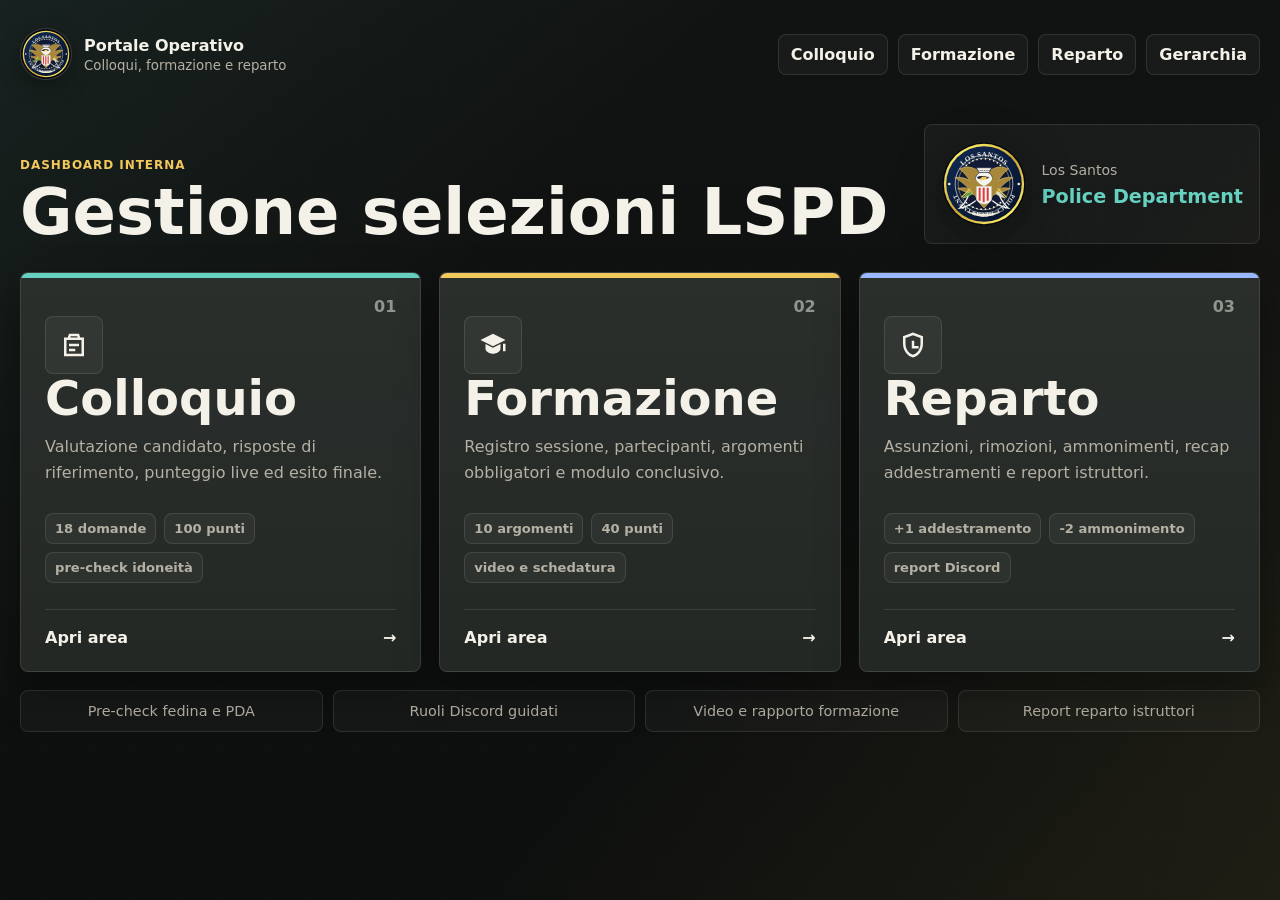
<file: index.html>
<!DOCTYPE html>
<html lang="it">
<head>
  <meta charset="UTF-8" />
  <meta name="viewport" content="width=device-width, initial-scale=1.0" />
  <title>Portale Operativo LSPD</title>
  <link rel="stylesheet" href="style.css" />
</head>
<body class="home-body">
  <main class="home-shell">
    <header class="home-topbar">
      <a class="brand-link" href="index.html" aria-label="Portale operativo LSPD">
        <span class="brand-mark">
          <img src="assets/lspd-stemma.svg" alt="" />
        </span>
        <span class="brand-copy">
          <strong>Portale Operativo</strong>
          <small>Colloqui, formazione e reparto</small>
        </span>
      </a>

      <nav class="home-nav" aria-label="Sezioni principali">
        <a href="colloquio.html">Colloquio</a>
        <a href="formazione.html">Formazione</a>
        <a href="istruttori.html">Reparto</a>
        <a href="gerarchia.html">Gerarchia</a>
      </nav>
    </header>

    <section class="home-hero" aria-labelledby="homeTitle">
      <div>
        <p class="eyebrow">Dashboard interna</p>
        <h1 id="homeTitle">Gestione selezioni LSPD</h1>
      </div>

      <div class="home-hero-panel home-crest-panel" aria-label="Stemma Los Santos Police Department">
        <img src="assets/lspd-stemma.svg" alt="Stemma Los Santos Police Department" />
        <div>
          <span>Los Santos</span>
          <strong>Police Department</strong>
        </div>
      </div>
    </section>

    <section class="home-grid" aria-label="Aree operative">
      <a href="colloquio.html" class="home-card home-card-primary">
        <span class="card-index">01</span>
        <span class="card-icon" aria-hidden="true">
          <svg viewBox="0 0 24 24">
            <path d="M8 3h8l1 3h3v15H4V6h3l1-3Zm1.4 2-.35 1h5.9l-.35-1H9.4ZM6 8v11h12V8H6Zm2 3h8v2H8v-2Zm0 4h5v2H8v-2Z"/>
          </svg>
        </span>

        <div class="home-card-copy">
          <h2>Colloquio</h2>
          <p>Valutazione candidato, risposte di riferimento, punteggio live ed esito finale.</p>
        </div>

        <ul class="card-meta" aria-label="Dettagli colloquio">
          <li>18 domande</li>
          <li>100 punti</li>
          <li>pre-check idoneità</li>
        </ul>

        <span class="card-action">
          Apri area
          <span aria-hidden="true">&rarr;</span>
        </span>
      </a>

      <a href="formazione.html" class="home-card home-card-secondary">
        <span class="card-index">02</span>
        <span class="card-icon" aria-hidden="true">
          <svg viewBox="0 0 24 24">
            <path d="M12 3 2 8l10 5 10-5-10-5Zm-6 8.2V15c0 2.2 3.3 4 6 4s6-1.8 6-4v-3.8l-6 3-6-3Zm14 .8v5h2v-6h-2Z"/>
          </svg>
        </span>

        <div class="home-card-copy">
          <h2>Formazione</h2>
          <p>Registro sessione, partecipanti, argomenti obbligatori e modulo conclusivo.</p>
        </div>

        <ul class="card-meta" aria-label="Dettagli formazione">
          <li>10 argomenti</li>
          <li>40 punti</li>
          <li>video e schedatura</li>
        </ul>

        <span class="card-action">
          Apri area
          <span aria-hidden="true">&rarr;</span>
        </span>
      </a>

      <a href="istruttori.html" class="home-card home-card-tertiary">
        <span class="card-index">03</span>
        <span class="card-icon" aria-hidden="true">
          <svg viewBox="0 0 24 24">
            <path d="M12 2 4 5v6c0 5.1 3.4 9.9 8 11 4.6-1.1 8-5.9 8-11V5l-8-3Zm0 2.2L18 6.4V11c0 4-2.4 7.8-6 8.8C8.4 18.8 6 15 6 11V6.4l6-2.2Zm-1 4.3h2v4.2h3.5v2H11V8.5Z"/>
          </svg>
        </span>

        <div class="home-card-copy">
          <h2>Reparto</h2>
          <p>Assunzioni, rimozioni, ammonimenti, recap addestramenti e report istruttori.</p>
        </div>

        <ul class="card-meta" aria-label="Dettagli reparto istruttori">
          <li>+1 addestramento</li>
          <li>-2 ammonimento</li>
          <li>report Discord</li>
        </ul>

        <span class="card-action">
          Apri area
          <span aria-hidden="true">&rarr;</span>
        </span>
      </a>
    </section>

    <section class="home-strip" aria-label="Funzioni principali">
      <span>Pre-check fedina e PDA</span>
      <span>Ruoli Discord guidati</span>
      <span>Video e rapporto formazione</span>
      <span>Report reparto istruttori</span>
    </section>
  </main>
</body>
</html>
</file>
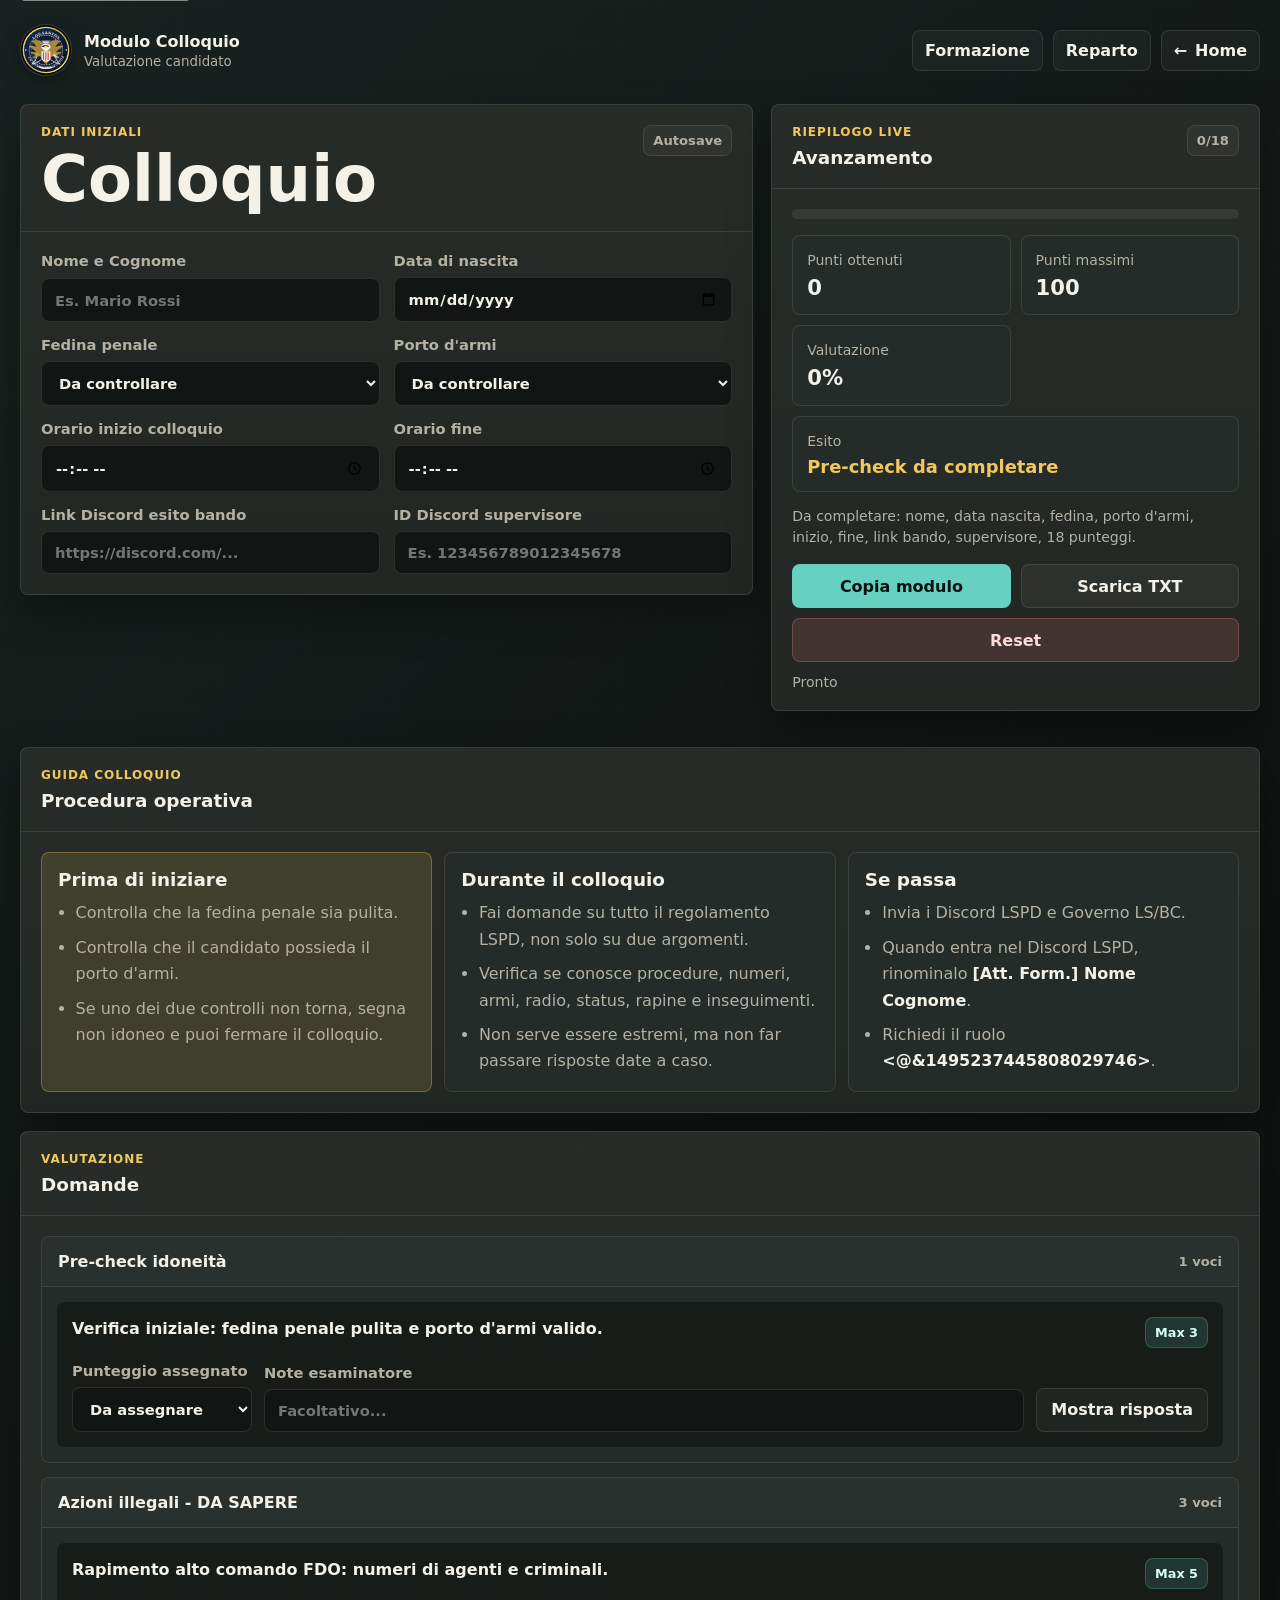
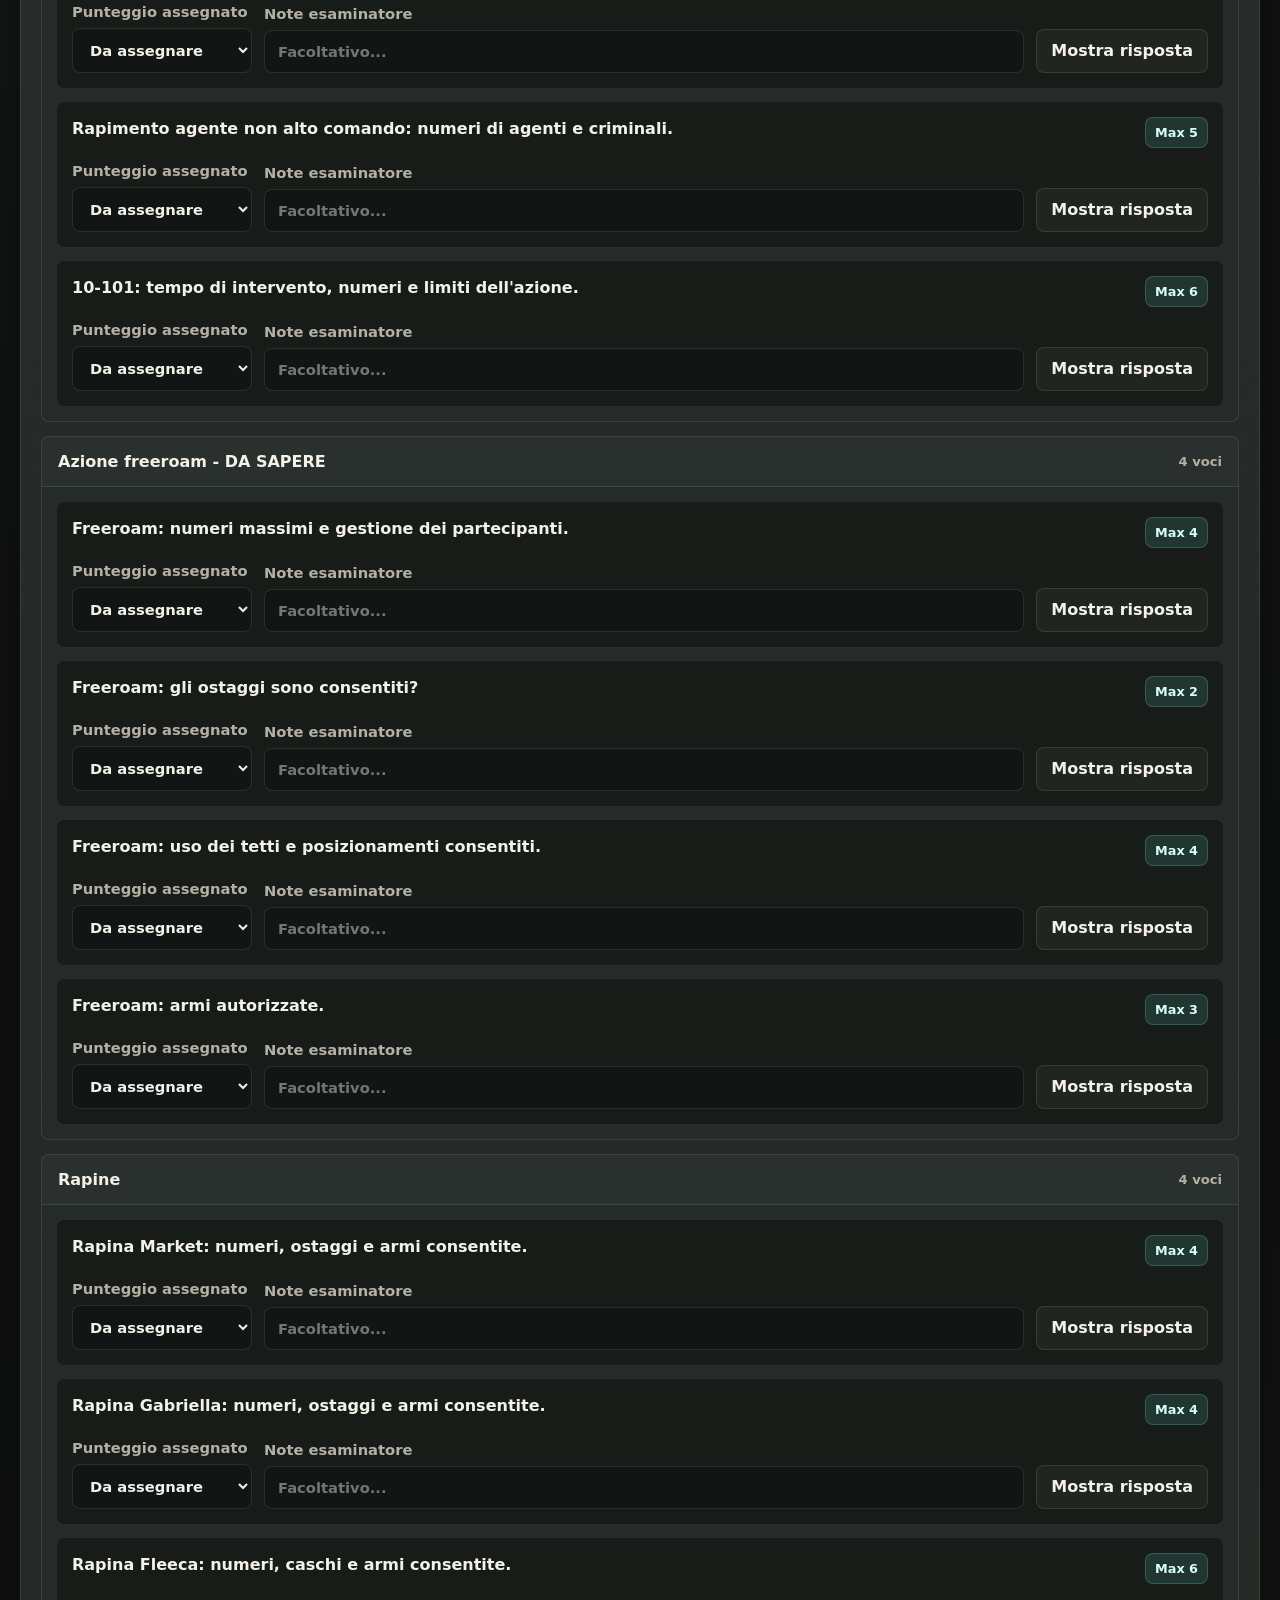
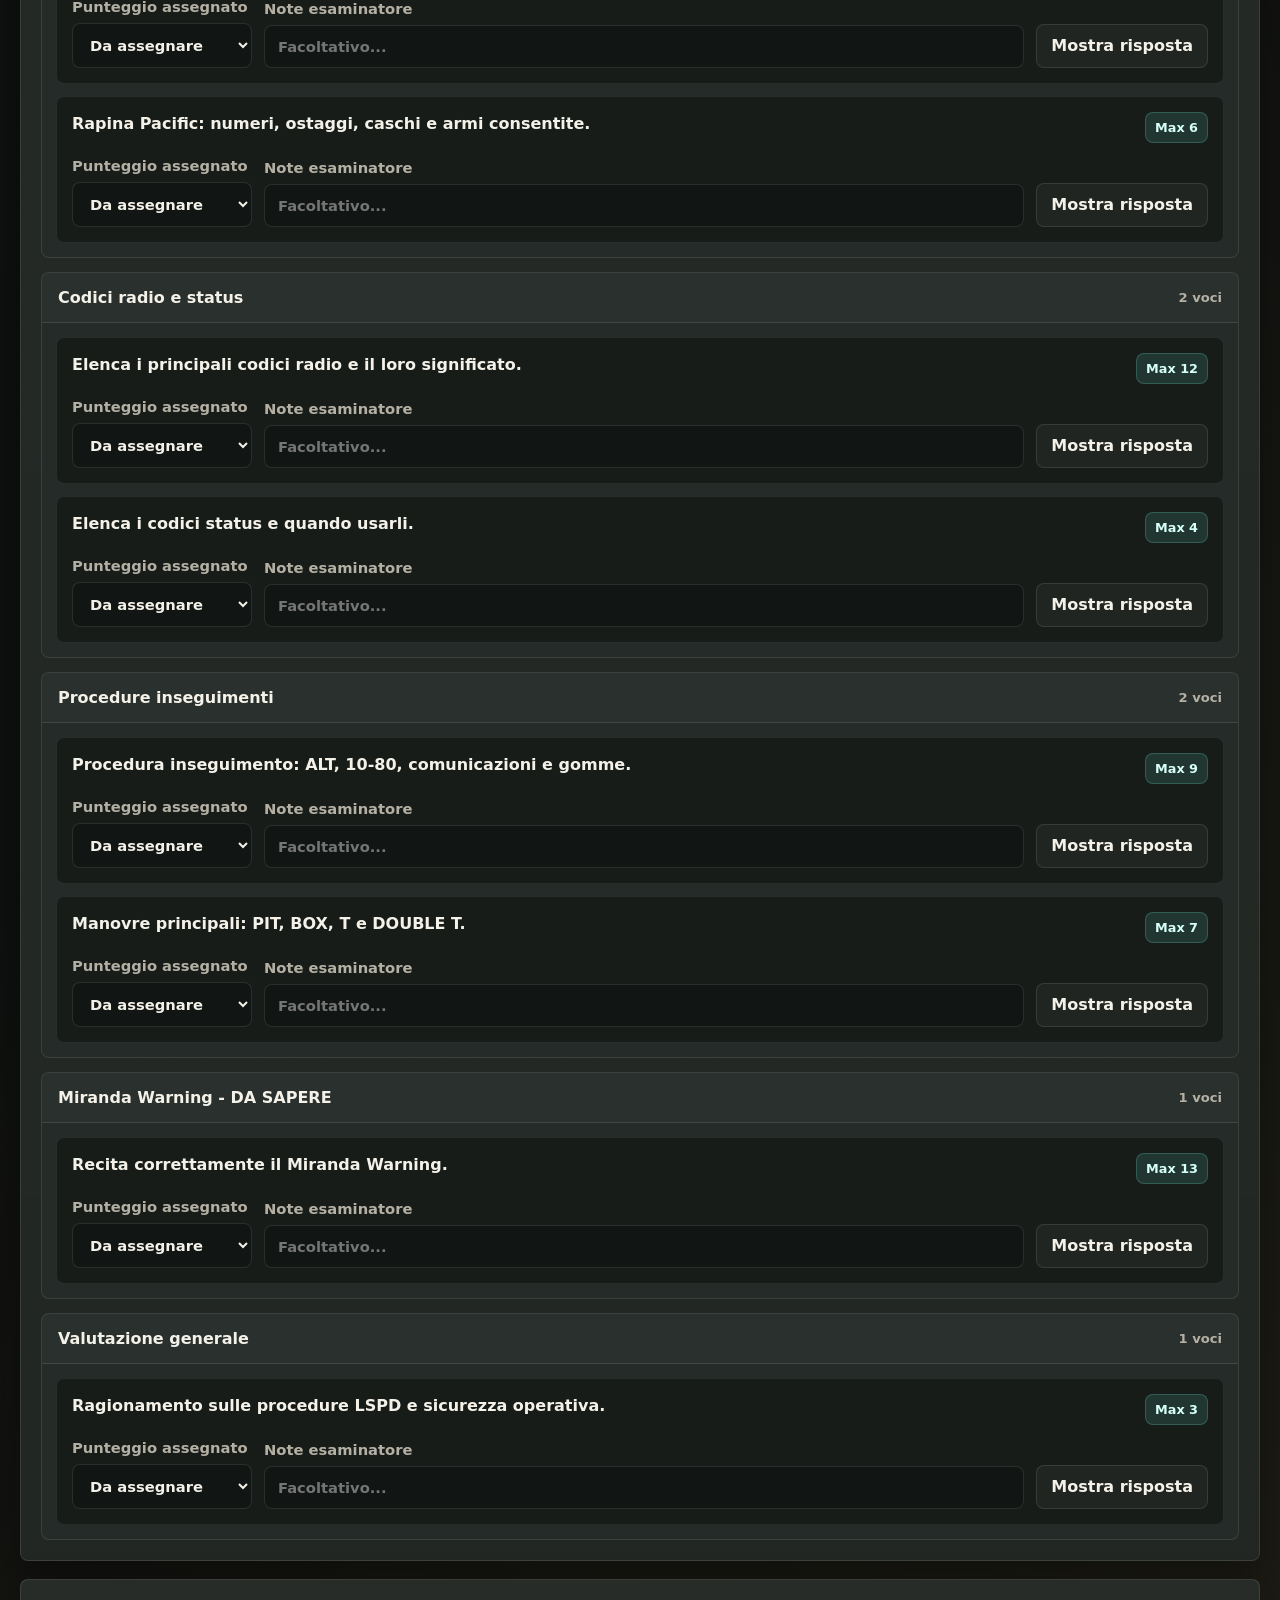
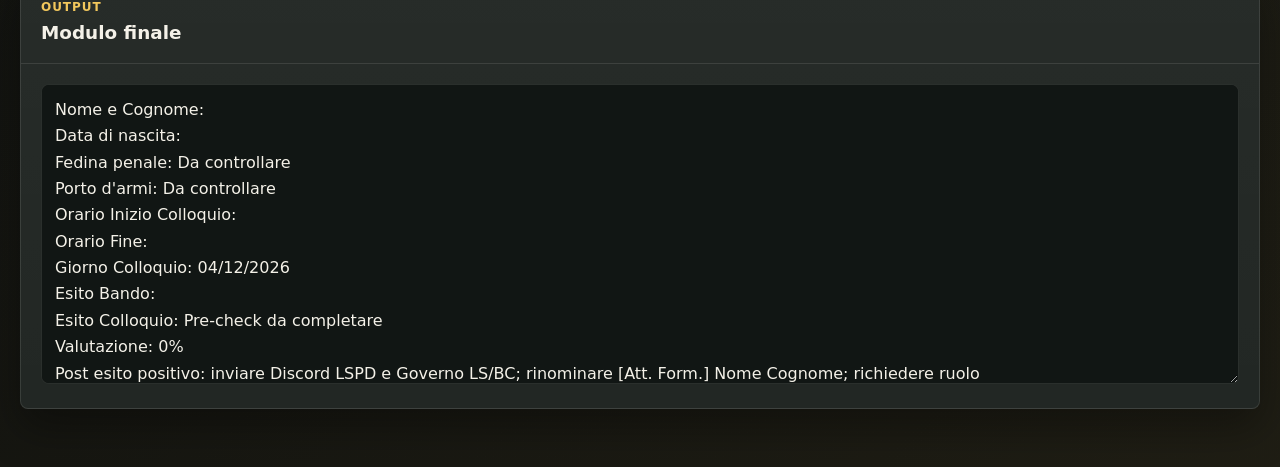
<file: colloquio.html>
<!DOCTYPE html>
<html lang="it">
<head>
  <meta charset="UTF-8" />
  <meta name="viewport" content="width=device-width, initial-scale=1.0" />
  <title>Modulo Colloquio - Portale LSPD</title>
  <link rel="stylesheet" href="style.css" />
</head>
<body class="app-body">
  <a class="skip-link" href="#questionsContainer">Vai alle domande</a>

  <div class="page-shell">
    <header class="topbar">
      <a class="brand-link" href="index.html" aria-label="Torna alla home">
        <span class="brand-mark">
          <img src="assets/lspd-stemma.svg" alt="" />
        </span>
        <span class="brand-copy">
          <strong>Modulo Colloquio</strong>
          <small>Valutazione candidato</small>
        </span>
      </a>

      <div class="topbar-actions">
        <a class="ghost-link" href="formazione.html">Formazione</a>
        <a class="ghost-link" href="istruttori.html">Reparto</a>
        <a class="ghost-link" href="index.html">
          <span aria-hidden="true">&larr;</span>
          Home
        </a>
      </div>
    </header>

    <main class="main-grid">
      <section class="panel">
        <div class="panel-header">
          <div>
            <p class="eyebrow">Dati iniziali</p>
            <h1>Colloquio</h1>
          </div>
          <span class="panel-badge">Autosave</span>
        </div>

        <div class="panel-body">
          <div class="form-grid cols-2">
            <label for="candidateName">
              Nome e Cognome
              <input type="text" id="candidateName" placeholder="Es. Mario Rossi" autocomplete="name" />
            </label>

            <label for="candidateDob">
              Data di nascita
              <input type="date" id="candidateDob" />
            </label>

            <label for="criminalRecordCheck">
              Fedina penale
              <select id="criminalRecordCheck">
                <option value="">Da controllare</option>
                <option value="clean">Pulita</option>
                <option value="not_clean">Non pulita</option>
              </select>
            </label>

            <label for="weaponLicenseCheck">
              Porto d'armi
              <select id="weaponLicenseCheck">
                <option value="">Da controllare</option>
                <option value="valid">Presente / valido</option>
                <option value="missing">Assente / non valido</option>
              </select>
            </label>

            <label for="startTime">
              Orario inizio colloquio
              <input type="time" id="startTime" />
            </label>

            <label for="endTime">
              Orario fine
              <input type="time" id="endTime" />
            </label>

            <label for="discordLink">
              Link Discord esito bando
              <input type="url" id="discordLink" placeholder="https://discord.com/..." inputmode="url" />
            </label>

            <label for="supervisorId">
              ID Discord supervisore
              <input type="text" id="supervisorId" placeholder="Es. 123456789012345678" inputmode="numeric" />
            </label>
          </div>
        </div>
      </section>

      <aside class="panel sticky-panel" aria-label="Riepilogo colloquio">
        <div class="panel-header">
          <div>
            <p class="eyebrow">Riepilogo live</p>
            <h2>Avanzamento</h2>
          </div>
          <span id="colloquioCompletionValue" class="panel-badge">0/18</span>
        </div>

        <div class="panel-body">
          <div class="progress-track" aria-hidden="true">
            <span id="colloquioProgressBar"></span>
          </div>

          <div class="stats-grid">
            <div class="stat-card">
              <span>Punti ottenuti</span>
              <strong id="earnedPoints">0</strong>
            </div>

            <div class="stat-card">
              <span>Punti massimi</span>
              <strong id="maxPoints">0</strong>
            </div>

            <div class="stat-card">
              <span>Valutazione</span>
              <strong id="percentageValue">0%</strong>
            </div>

            <div class="stat-card stat-wide">
              <span>Esito</span>
              <strong id="resultValue" aria-live="polite">Da calcolare</strong>
            </div>
          </div>

          <p id="colloquioMissingFields" class="helper-text" aria-live="polite"></p>

          <div class="side-actions">
            <button id="copySummaryBtn" class="btn btn-primary" type="button">Copia modulo</button>
            <button id="downloadSummaryBtn" class="btn btn-secondary" type="button">Scarica TXT</button>
            <button id="resetBtn" class="btn btn-danger" type="button">Reset</button>
          </div>

          <p id="colloquioSaveStatus" class="save-status" aria-live="polite">Pronto</p>
        </div>
      </aside>
    </main>

    <section class="panel">
      <div class="panel-header">
        <div>
          <p class="eyebrow">Guida colloquio</p>
          <h2>Procedura operativa</h2>
        </div>
      </div>

      <div class="panel-body">
        <div class="rules-grid">
          <div class="rules-box rules-box-highlight">
            <h3>Prima di iniziare</h3>
            <ul class="rules-list">
              <li>Controlla che la fedina penale sia pulita.</li>
              <li>Controlla che il candidato possieda il porto d'armi.</li>
              <li>Se uno dei due controlli non torna, segna non idoneo e puoi fermare il colloquio.</li>
            </ul>
          </div>

          <div class="rules-box">
            <h3>Durante il colloquio</h3>
            <ul class="rules-list">
              <li>Fai domande su tutto il regolamento LSPD, non solo su due argomenti.</li>
              <li>Verifica se conosce procedure, numeri, armi, radio, status, rapine e inseguimenti.</li>
              <li>Non serve essere estremi, ma non far passare risposte date a caso.</li>
            </ul>
          </div>

          <div class="rules-box">
            <h3>Se passa</h3>
            <ul class="rules-list">
              <li>Invia i Discord LSPD e Governo LS/BC.</li>
              <li>Quando entra nel Discord LSPD, rinominalo <strong>[Att. Form.] Nome Cognome</strong>.</li>
              <li>Richiedi il ruolo <strong>&lt;@&amp;1495237445808029746&gt;</strong>.</li>
            </ul>
          </div>
        </div>
      </div>
    </section>

    <section class="panel">
      <div class="panel-header">
        <div>
          <p class="eyebrow">Valutazione</p>
          <h2>Domande</h2>
        </div>
      </div>

      <div class="panel-body">
        <div id="questionsContainer" class="questions-wrapper"></div>
      </div>
    </section>

    <section class="panel">
      <div class="panel-header">
        <div>
          <p class="eyebrow">Output</p>
          <h2>Modulo finale</h2>
        </div>
      </div>

      <div class="panel-body">
        <textarea id="finalSummary" class="summary-box" readonly aria-label="Modulo finale generato"></textarea>
      </div>
    </section>
  </div>

  <div id="toastRegion" class="toast-region" aria-live="polite" aria-atomic="true"></div>
  <script src="script.js"></script>
</body>
</html>
</file>
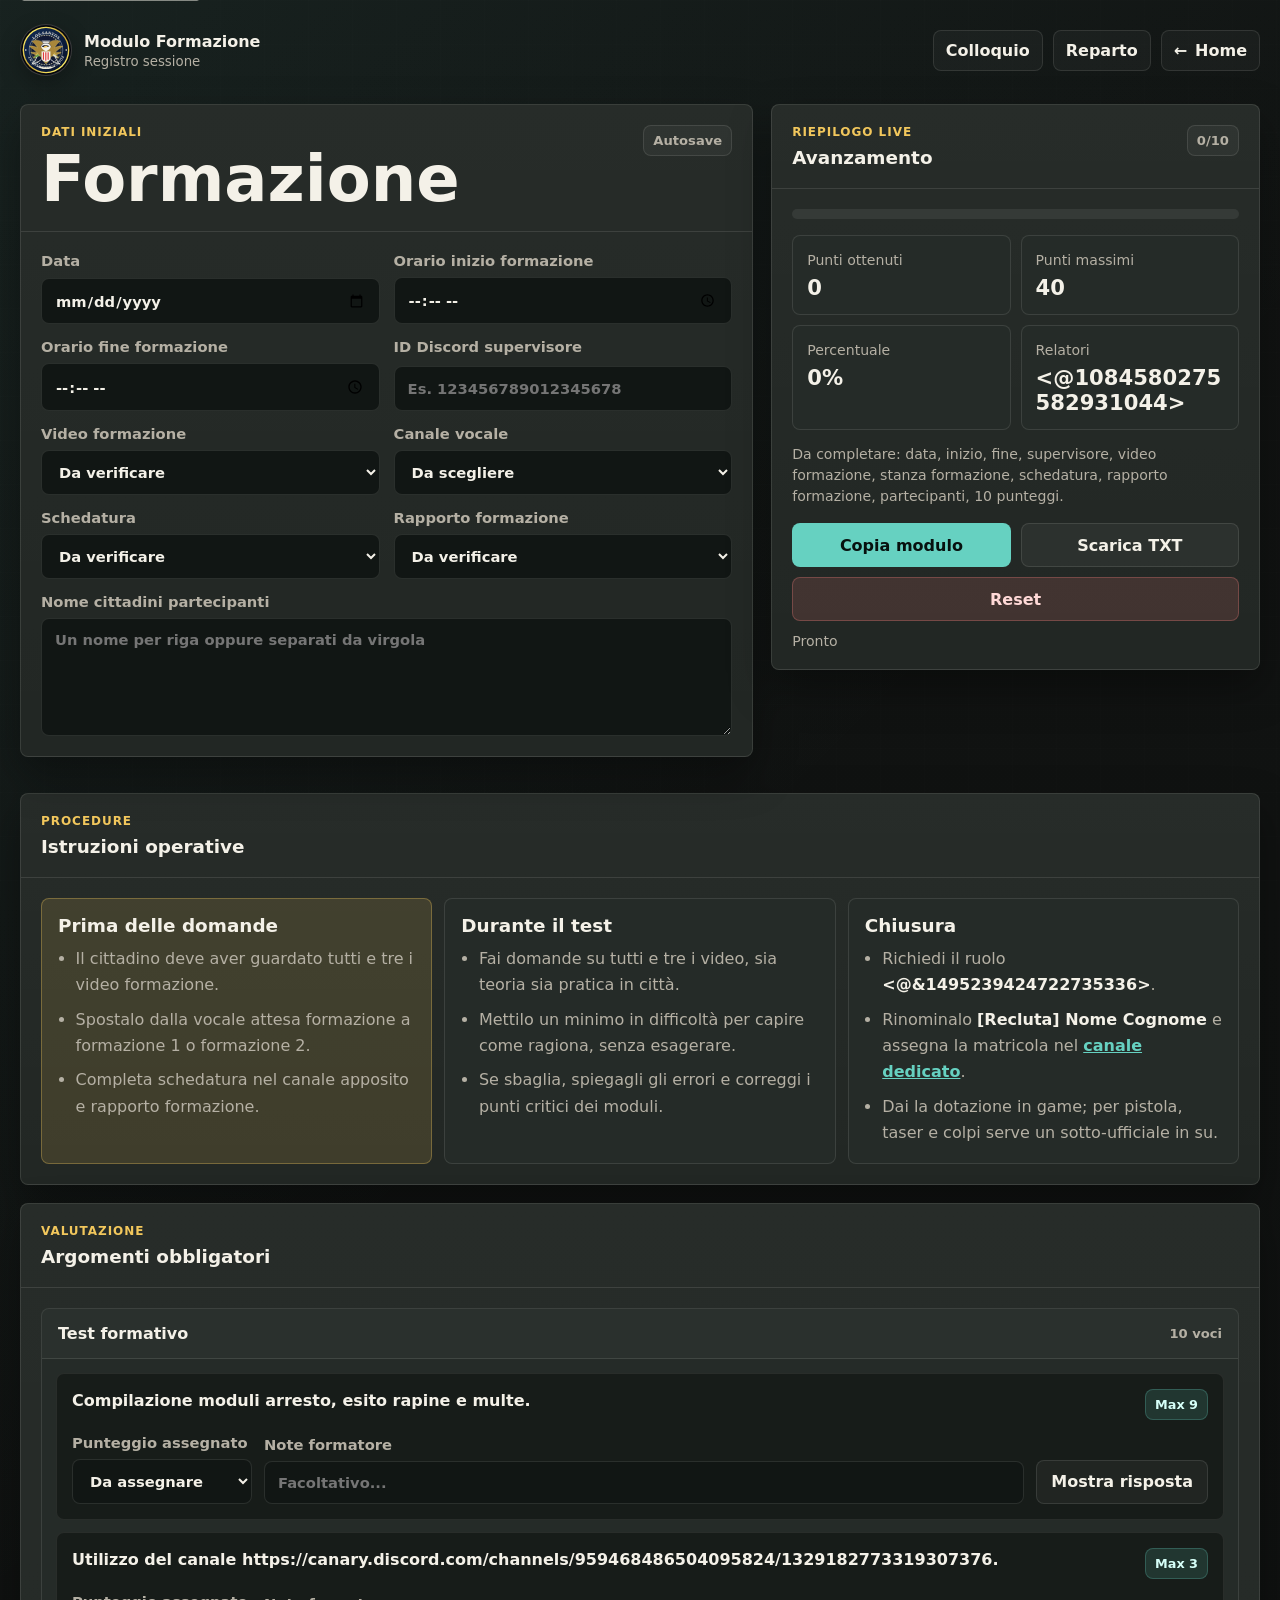
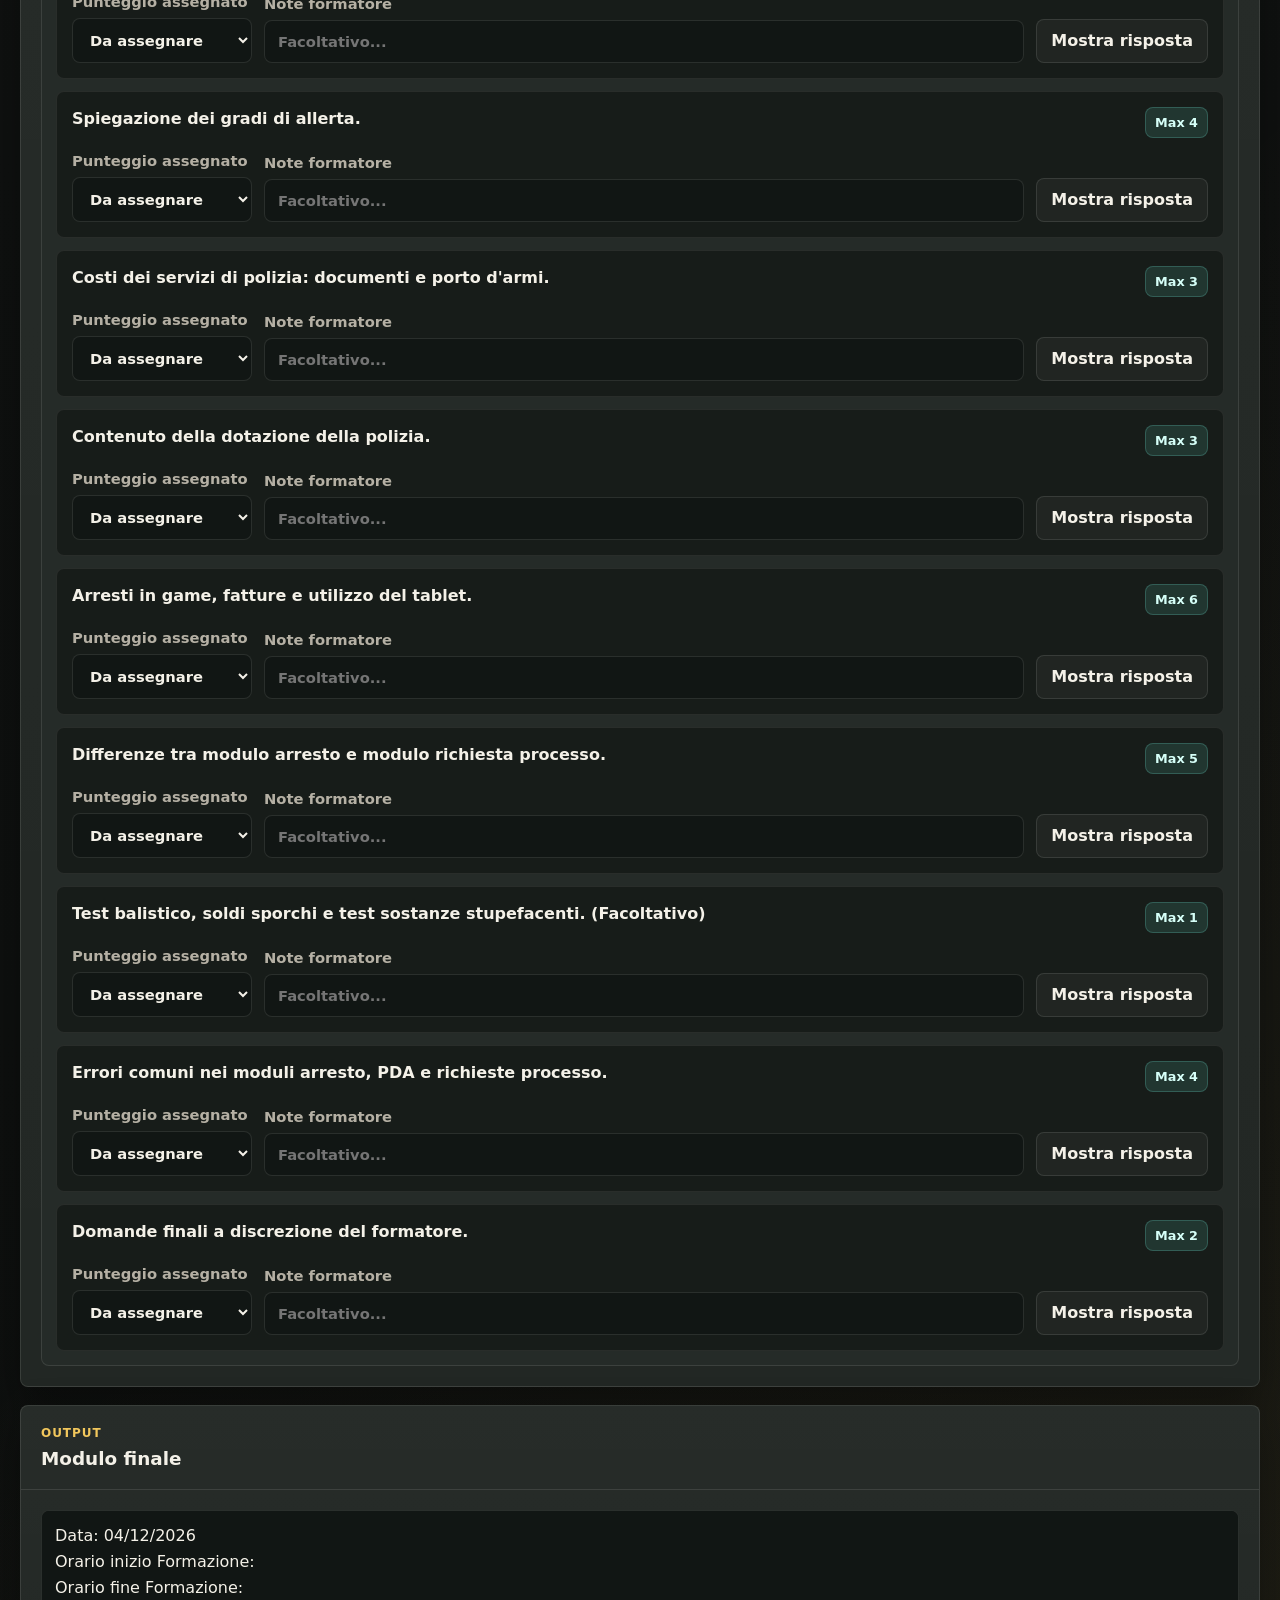
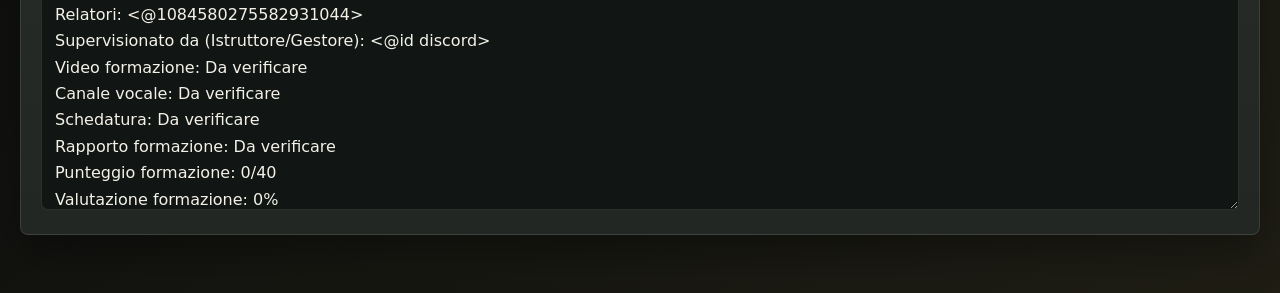
<file: formazione.html>
<!DOCTYPE html>
<html lang="it">
<head>
  <meta charset="UTF-8" />
  <meta name="viewport" content="width=device-width, initial-scale=1.0" />
  <title>Modulo Formazione - Portale LSPD</title>
  <link rel="stylesheet" href="style.css" />
</head>
<body class="app-body">
  <a class="skip-link" href="#trainingQuestionsContainer">Vai agli argomenti</a>

  <div class="page-shell">
    <header class="topbar">
      <a class="brand-link" href="index.html" aria-label="Torna alla home">
        <span class="brand-mark">
          <img src="assets/lspd-stemma.svg" alt="" />
        </span>
        <span class="brand-copy">
          <strong>Modulo Formazione</strong>
          <small>Registro sessione</small>
        </span>
      </a>

      <div class="topbar-actions">
        <a class="ghost-link" href="colloquio.html">Colloquio</a>
        <a class="ghost-link" href="istruttori.html">Reparto</a>
        <a class="ghost-link" href="index.html">
          <span aria-hidden="true">&larr;</span>
          Home
        </a>
      </div>
    </header>

    <main class="main-grid">
      <section class="panel">
        <div class="panel-header">
          <div>
            <p class="eyebrow">Dati iniziali</p>
            <h1>Formazione</h1>
          </div>
          <span class="panel-badge">Autosave</span>
        </div>

        <div class="panel-body">
          <div class="form-grid cols-2">
            <label for="trainingDate">
              Data
              <input type="date" id="trainingDate" />
            </label>

            <label for="trainingStartTime">
              Orario inizio formazione
              <input type="time" id="trainingStartTime" />
            </label>

            <label for="trainingEndTime">
              Orario fine formazione
              <input type="time" id="trainingEndTime" />
            </label>

            <label for="trainingSupervisorId">
              ID Discord supervisore
              <input type="text" id="trainingSupervisorId" placeholder="Es. 123456789012345678" inputmode="numeric" />
            </label>

            <label for="trainingVideosStatus">
              Video formazione
              <select id="trainingVideosStatus">
                <option value="">Da verificare</option>
                <option value="completed">Video 1, 2 e 3 completati</option>
                <option value="missing">Non completati</option>
              </select>
            </label>

            <label for="trainingRoom">
              Canale vocale
              <select id="trainingRoom">
                <option value="">Da scegliere</option>
                <option value="waiting">Attesa formazione</option>
                <option value="formazione_1">Formazione 1</option>
                <option value="formazione_2">Formazione 2</option>
              </select>
            </label>

            <label for="trainingRecordStatus">
              Schedatura
              <select id="trainingRecordStatus">
                <option value="">Da verificare</option>
                <option value="completed">Completata</option>
                <option value="missing">Da completare</option>
              </select>
            </label>

            <label for="trainingReportStatus">
              Rapporto formazione
              <select id="trainingReportStatus">
                <option value="">Da verificare</option>
                <option value="completed">Compilato</option>
                <option value="missing">Da compilare</option>
              </select>
            </label>
          </div>

          <div class="form-grid participants-field">
            <label for="trainingParticipants">
              Nome cittadini partecipanti
              <textarea id="trainingParticipants" placeholder="Un nome per riga oppure separati da virgola"></textarea>
            </label>
          </div>
        </div>
      </section>

      <aside class="panel sticky-panel" aria-label="Riepilogo formazione">
        <div class="panel-header">
          <div>
            <p class="eyebrow">Riepilogo live</p>
            <h2>Avanzamento</h2>
          </div>
          <span id="trainingCompletionValue" class="panel-badge">0/10</span>
        </div>

        <div class="panel-body">
          <div class="progress-track" aria-hidden="true">
            <span id="trainingProgressBar"></span>
          </div>

          <div class="stats-grid">
            <div class="stat-card">
              <span>Punti ottenuti</span>
              <strong id="trainingEarnedPoints">0</strong>
            </div>

            <div class="stat-card">
              <span>Punti massimi</span>
              <strong id="trainingMaxPoints">0</strong>
            </div>

            <div class="stat-card">
              <span>Percentuale</span>
              <strong id="trainingPercentageValue">0%</strong>
            </div>

            <div class="stat-card">
              <span>Relatori</span>
              <strong>&lt;@1084580275582931044&gt;</strong>
            </div>
          </div>

          <p id="trainingMissingFields" class="helper-text" aria-live="polite"></p>

          <div class="side-actions">
            <button id="copyTrainingSummaryBtn" class="btn btn-primary" type="button">Copia modulo</button>
            <button id="downloadTrainingSummaryBtn" class="btn btn-secondary" type="button">Scarica TXT</button>
            <button id="resetTrainingBtn" class="btn btn-danger" type="button">Reset</button>
          </div>

          <p id="trainingSaveStatus" class="save-status" aria-live="polite">Pronto</p>
        </div>
      </aside>
    </main>

    <section class="panel">
      <div class="panel-header">
        <div>
          <p class="eyebrow">Procedure</p>
          <h2>Istruzioni operative</h2>
        </div>
      </div>

      <div class="panel-body">
        <div class="rules-grid">
          <div class="rules-box rules-box-highlight">
            <h3>Prima delle domande</h3>
            <ul class="rules-list">
              <li>Il cittadino deve aver guardato tutti e tre i video formazione.</li>
              <li>Spostalo dalla vocale attesa formazione a formazione 1 o formazione 2.</li>
              <li>Completa schedatura nel canale apposito e rapporto formazione.</li>
            </ul>
          </div>

          <div class="rules-box">
            <h3>Durante il test</h3>
            <ul class="rules-list">
              <li>Fai domande su tutti e tre i video, sia teoria sia pratica in città.</li>
              <li>Mettilo un minimo in difficoltà per capire come ragiona, senza esagerare.</li>
              <li>Se sbaglia, spiegagli gli errori e correggi i punti critici dei moduli.</li>
            </ul>
          </div>

          <div class="rules-box">
            <h3>Chiusura</h3>
            <ul class="rules-list">
              <li>Richiedi il ruolo <strong>&lt;@&amp;1495239424722735336&gt;</strong>.</li>
              <li>Rinominalo <strong>[Recluta] Nome Cognome</strong> e assegna la matricola nel <a href="https://discord.com/channels/959468486504095824/996518318439682078">canale dedicato</a>.</li>
              <li>Dai la dotazione in game; per pistola, taser e colpi serve un sotto-ufficiale in su.</li>
            </ul>
          </div>
        </div>
      </div>
    </section>

    <section class="panel">
      <div class="panel-header">
        <div>
          <p class="eyebrow">Valutazione</p>
          <h2>Argomenti obbligatori</h2>
        </div>
      </div>

      <div class="panel-body">
        <div id="trainingQuestionsContainer" class="questions-wrapper"></div>
      </div>
    </section>

    <section class="panel">
      <div class="panel-header">
        <div>
          <p class="eyebrow">Output</p>
          <h2>Modulo finale</h2>
        </div>
      </div>

      <div class="panel-body">
        <textarea id="trainingFinalSummary" class="summary-box" readonly aria-label="Modulo finale generato"></textarea>
      </div>
    </section>
  </div>

  <div id="toastRegion" class="toast-region" aria-live="polite" aria-atomic="true"></div>
  <script src="script.js"></script>
</body>
</html>
</file>
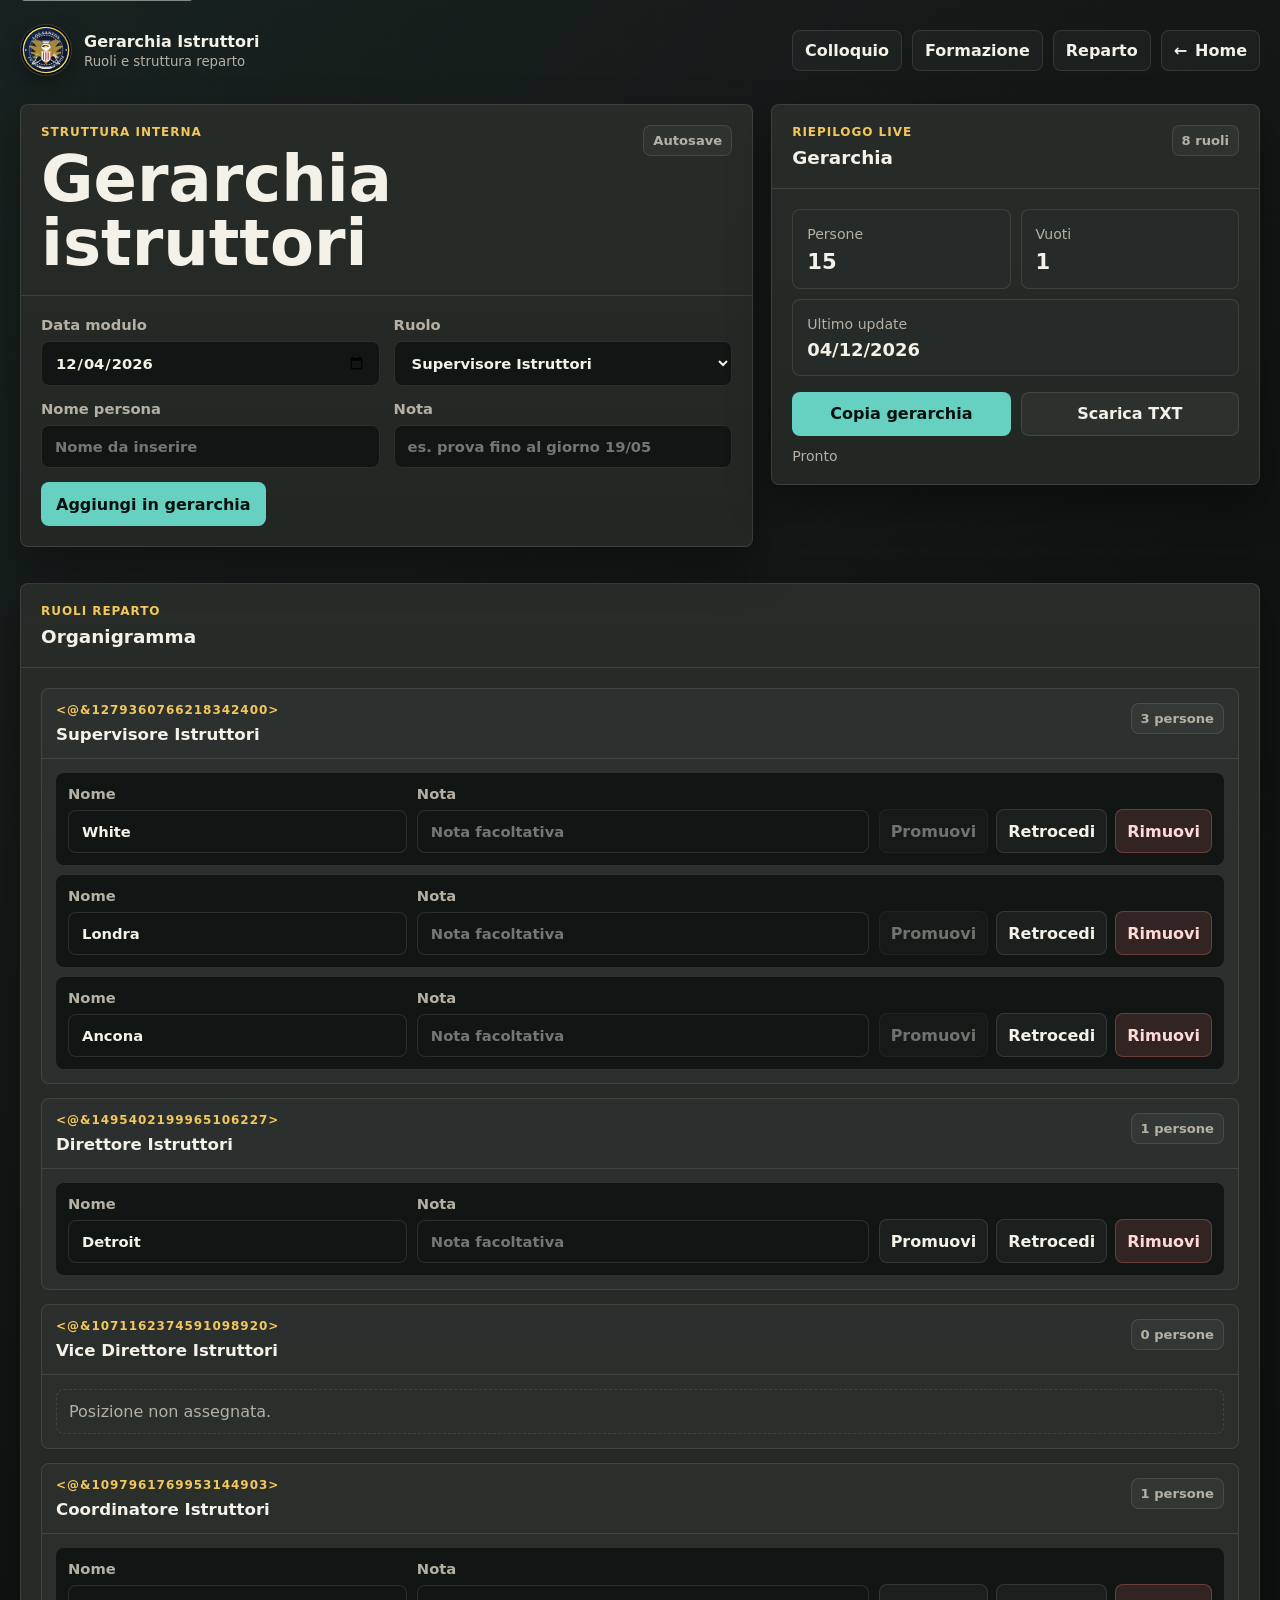
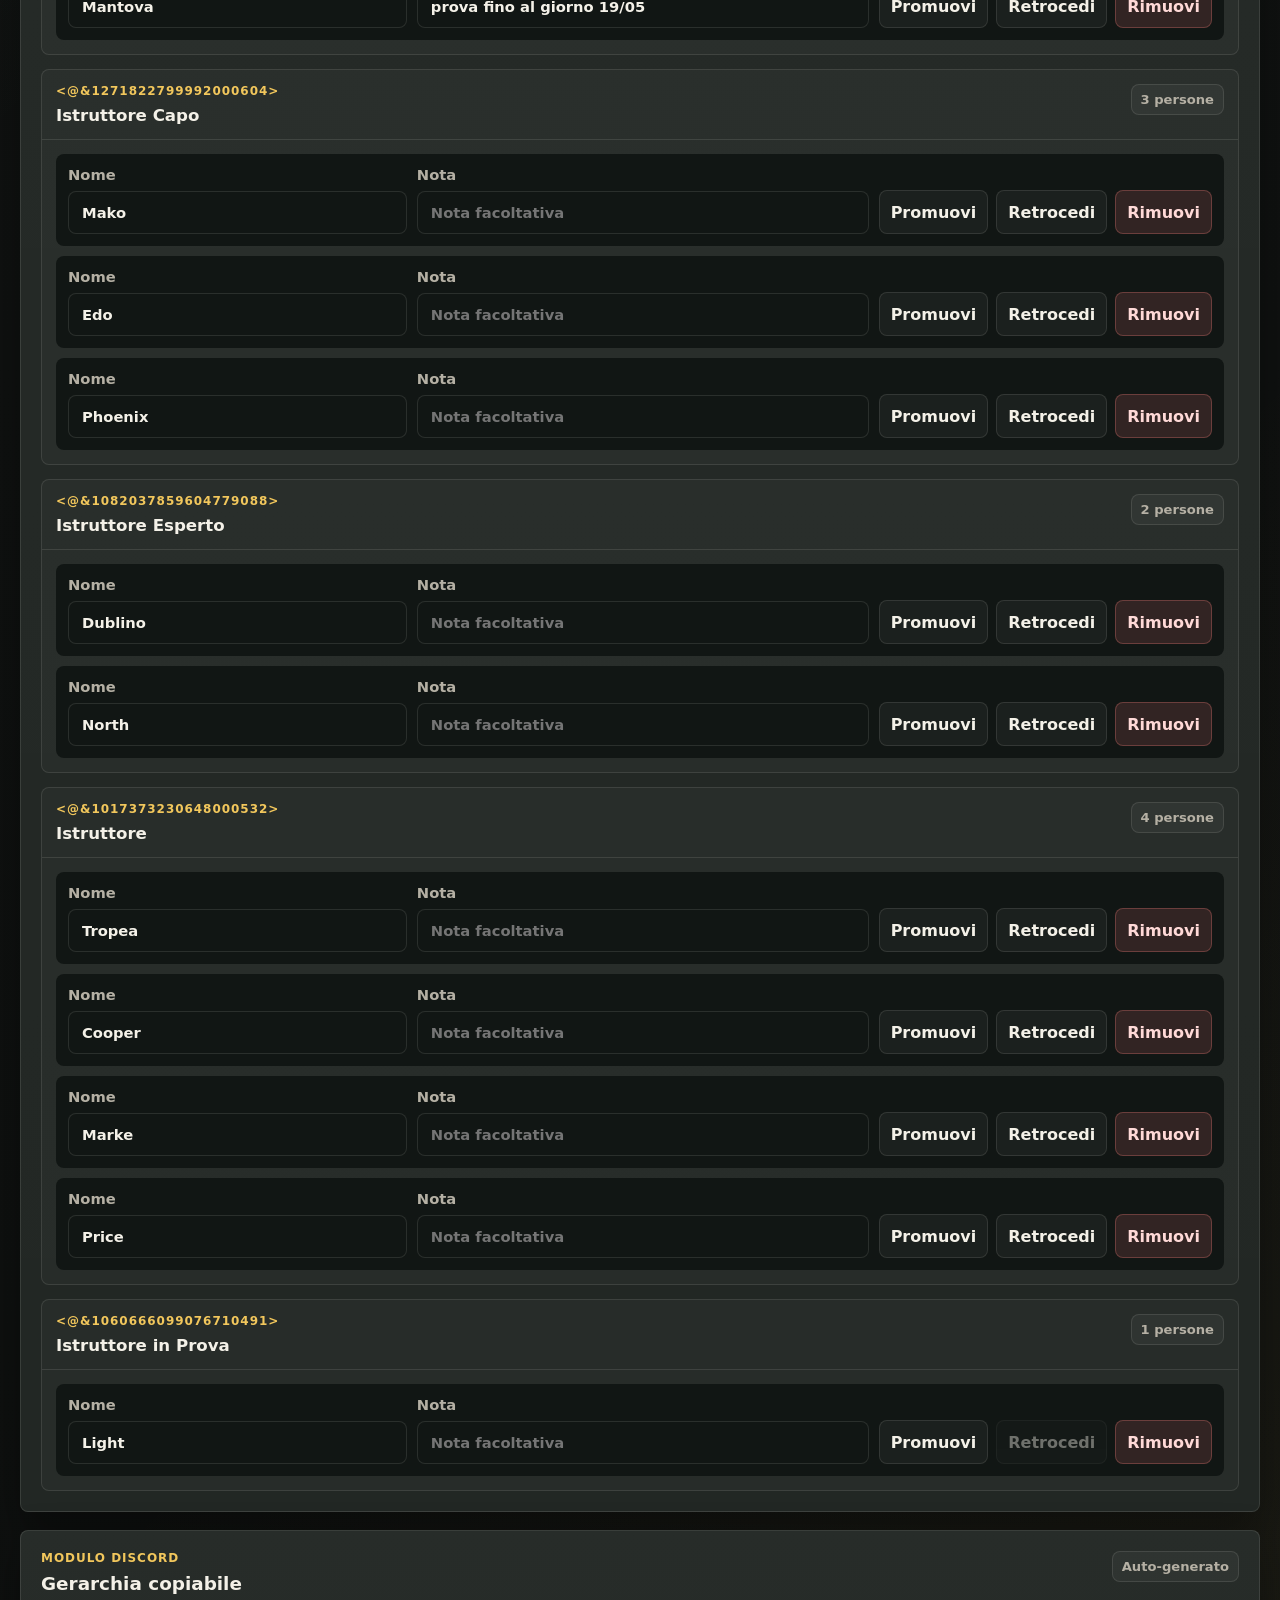
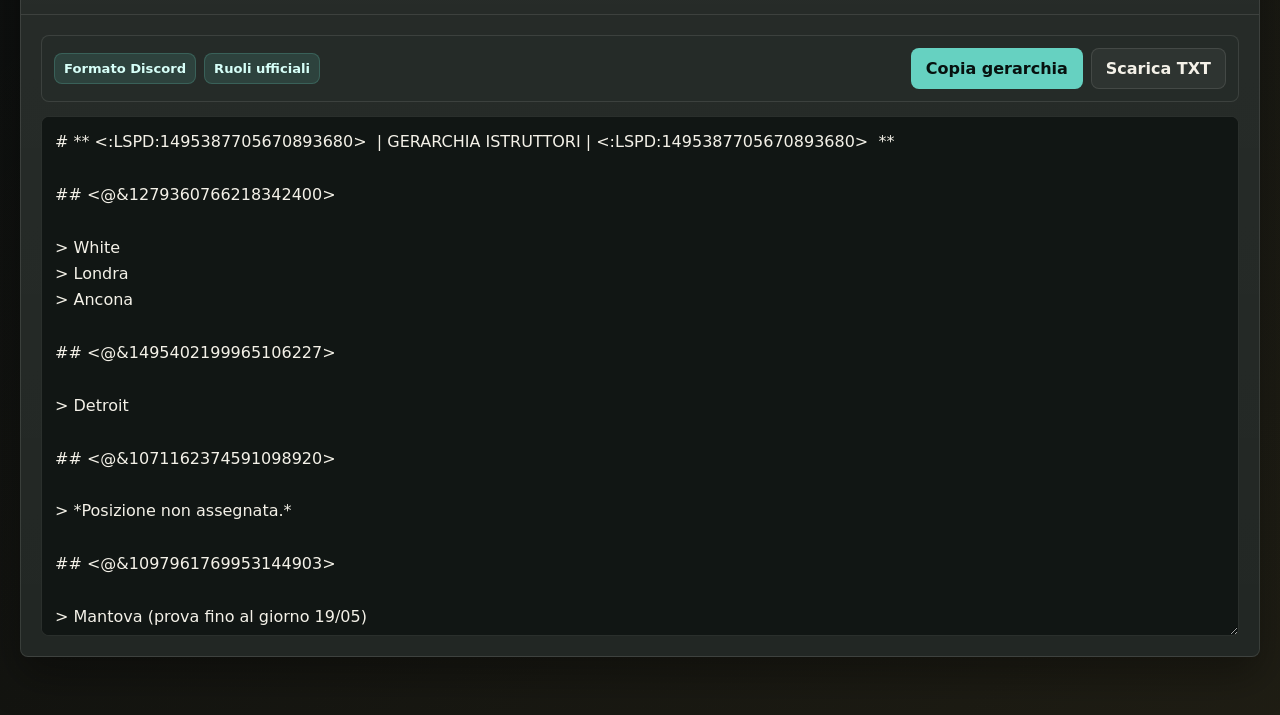
<file: gerarchia.html>
<!DOCTYPE html>
<html lang="it">
<head>
  <meta charset="UTF-8" />
  <meta name="viewport" content="width=device-width, initial-scale=1.0" />
  <title>Gerarchia Istruttori - Portale LSPD</title>
  <link rel="stylesheet" href="style.css" />
</head>
<body class="app-body">
  <a class="skip-link" href="#hierarchyBoard">Vai alla gerarchia</a>

  <div class="page-shell">
    <header class="topbar">
      <a class="brand-link" href="index.html" aria-label="Torna alla home">
        <span class="brand-mark">
          <img src="assets/lspd-stemma.svg" alt="" />
        </span>
        <span class="brand-copy">
          <strong>Gerarchia Istruttori</strong>
          <small>Ruoli e struttura reparto</small>
        </span>
      </a>

      <div class="topbar-actions">
        <a class="ghost-link" href="colloquio.html">Colloquio</a>
        <a class="ghost-link" href="formazione.html">Formazione</a>
        <a class="ghost-link" href="istruttori.html">Reparto</a>
        <a class="ghost-link" href="index.html">
          <span aria-hidden="true">&larr;</span>
          Home
        </a>
      </div>
    </header>

    <main class="main-grid hierarchy-main">
      <section class="panel">
        <div class="panel-header">
          <div>
            <p class="eyebrow">Struttura interna</p>
            <h1>Gerarchia istruttori</h1>
          </div>
          <span class="panel-badge">Autosave</span>
        </div>

        <div class="panel-body">
          <div class="form-grid cols-2">
            <label for="hierarchyUpdateDate">
              Data modulo
              <input type="date" id="hierarchyUpdateDate" />
            </label>

            <label for="hierarchyNewRole">
              Ruolo
              <select id="hierarchyNewRole"></select>
            </label>

            <label for="hierarchyNewName">
              Nome persona
              <input type="text" id="hierarchyNewName" placeholder="Nome da inserire" />
            </label>

            <label for="hierarchyNewNote">
              Nota
              <input type="text" id="hierarchyNewNote" placeholder="es. prova fino al giorno 19/05" />
            </label>
          </div>

          <button id="addHierarchyMemberBtn" class="btn btn-primary" type="button">Aggiungi in gerarchia</button>
        </div>
      </section>

      <aside class="panel sticky-panel" aria-label="Riepilogo gerarchia istruttori">
        <div class="panel-header">
          <div>
            <p class="eyebrow">Riepilogo live</p>
            <h2>Gerarchia</h2>
          </div>
          <span id="hierarchyRoleCount" class="panel-badge">0 ruoli</span>
        </div>

        <div class="panel-body">
          <div class="stats-grid">
            <div class="stat-card">
              <span>Persone</span>
              <strong id="hierarchyMemberCount">0</strong>
            </div>

            <div class="stat-card">
              <span>Vuoti</span>
              <strong id="hierarchyVacantCount">0</strong>
            </div>

            <div class="stat-card stat-wide">
              <span>Ultimo update</span>
              <strong id="hierarchyLastUpdateText">--/--/----</strong>
            </div>
          </div>

          <div class="side-actions">
            <button id="copyHierarchyBtn" class="btn btn-primary" type="button">Copia gerarchia</button>
            <button id="downloadHierarchyBtn" class="btn btn-secondary" type="button">Scarica TXT</button>
          </div>

          <p id="hierarchySaveStatus" class="save-status" aria-live="polite">Pronto</p>
        </div>
      </aside>
    </main>

    <section class="panel">
      <div class="panel-header">
        <div>
          <p class="eyebrow">Ruoli reparto</p>
          <h2>Organigramma</h2>
        </div>
      </div>

      <div class="panel-body">
        <div id="hierarchyBoard" class="hierarchy-board" aria-live="polite"></div>
      </div>
    </section>

    <section class="panel report-panel">
      <div class="panel-header">
        <div>
          <p class="eyebrow">Modulo Discord</p>
          <h2>Gerarchia copiabile</h2>
        </div>
        <span class="panel-badge">Auto-generato</span>
      </div>

      <div class="panel-body">
        <div class="report-module">
          <div class="report-toolbar">
            <div class="report-meta" aria-label="Dettagli gerarchia">
              <span>Formato Discord</span>
              <span>Ruoli ufficiali</span>
            </div>

            <div class="report-inline-actions">
              <button id="copyHierarchyInlineBtn" class="btn btn-primary" type="button">Copia gerarchia</button>
              <button id="downloadHierarchyInlineBtn" class="btn btn-secondary" type="button">Scarica TXT</button>
            </div>
          </div>

          <textarea id="hierarchyReport" class="summary-box summary-box-tall" readonly aria-label="Gerarchia istruttori generata"></textarea>
        </div>
      </div>
    </section>
  </div>

  <div id="toastRegion" class="toast-region" aria-live="polite" aria-atomic="true"></div>
  <script src="script.js"></script>
</body>
</html>
</file>
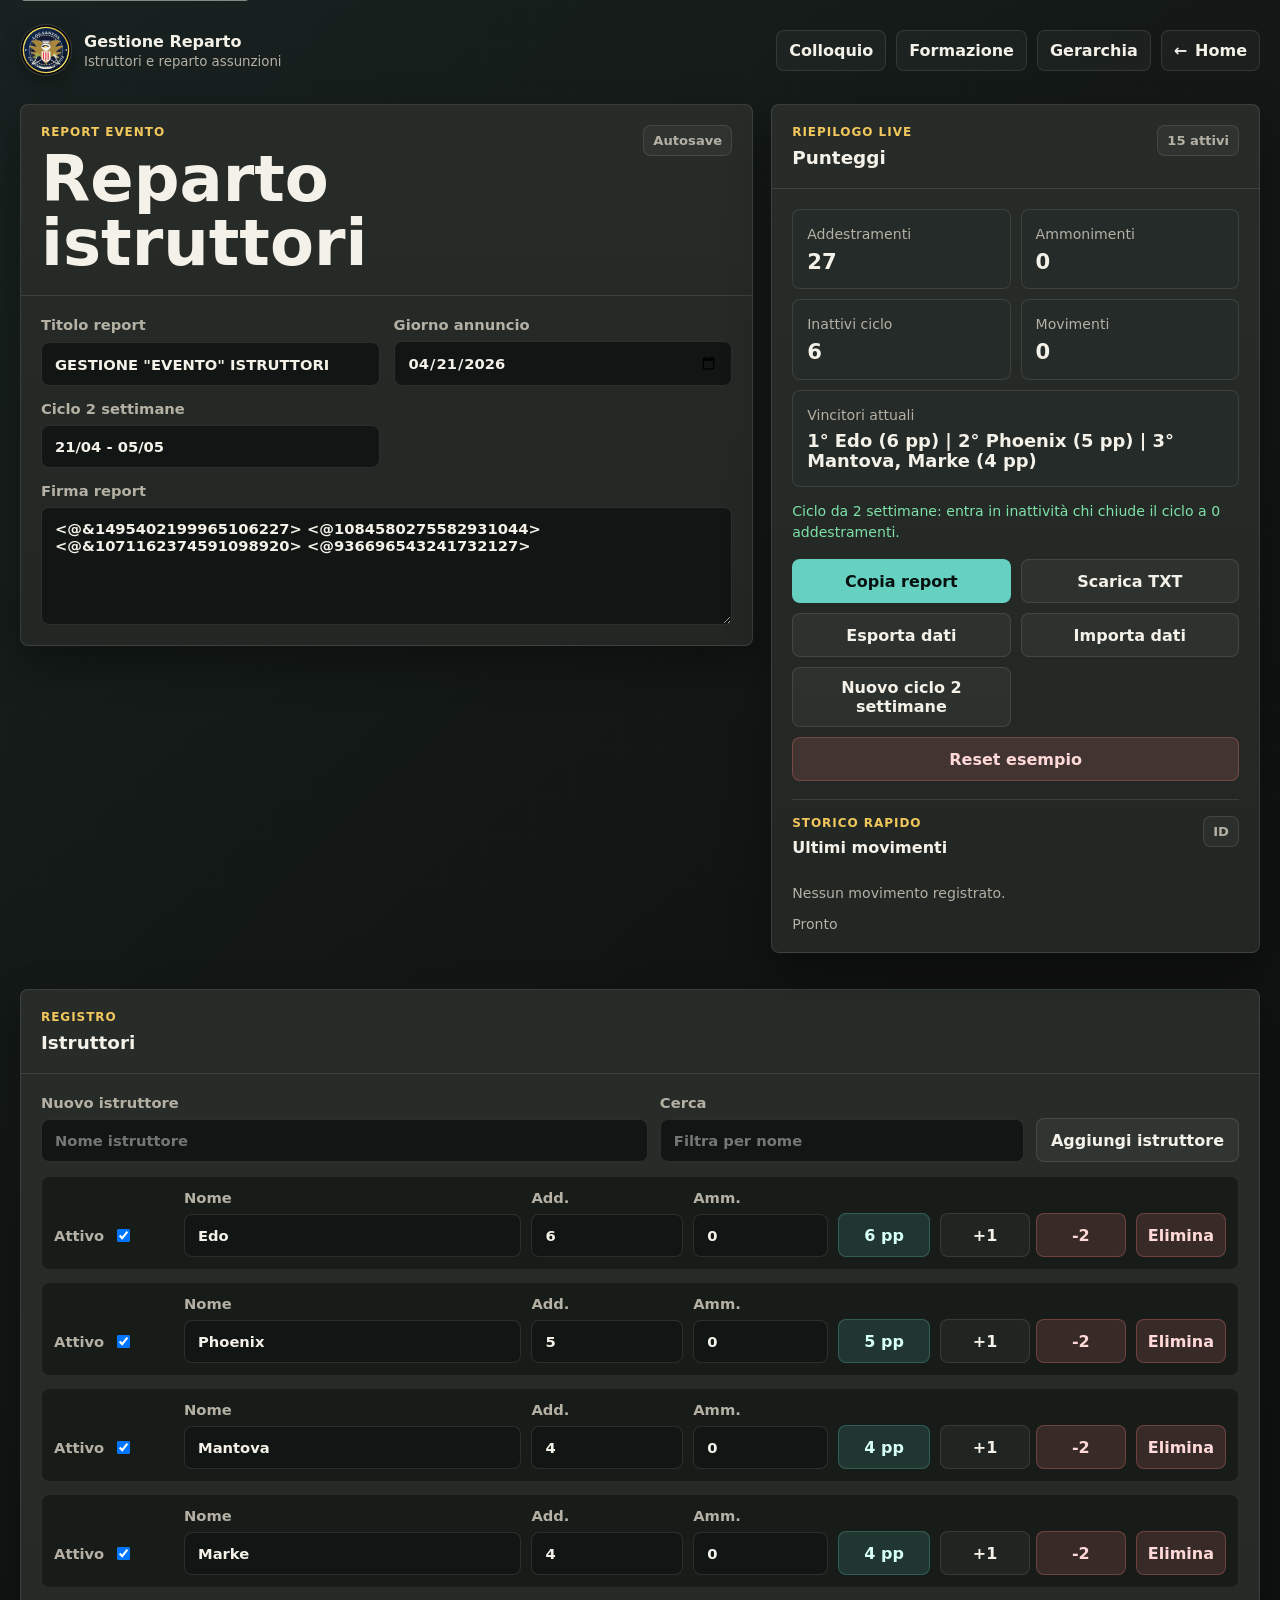
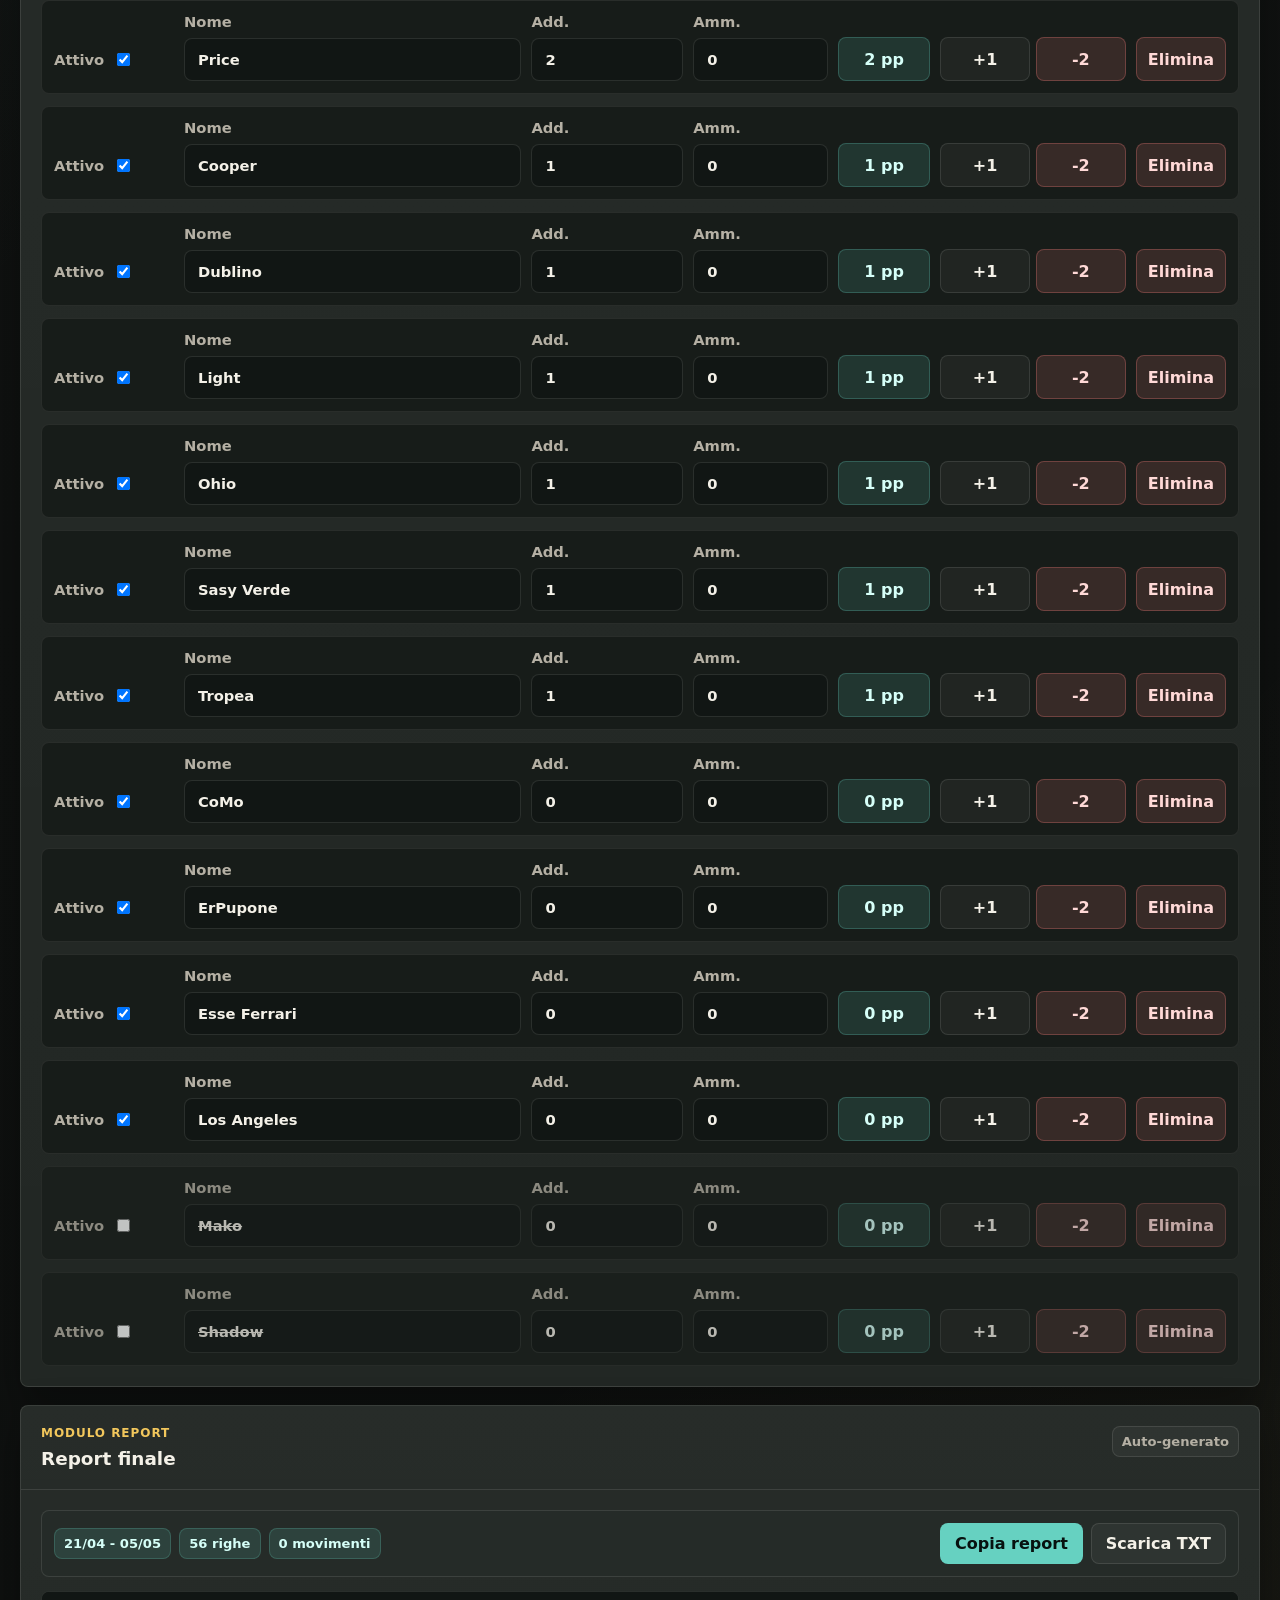
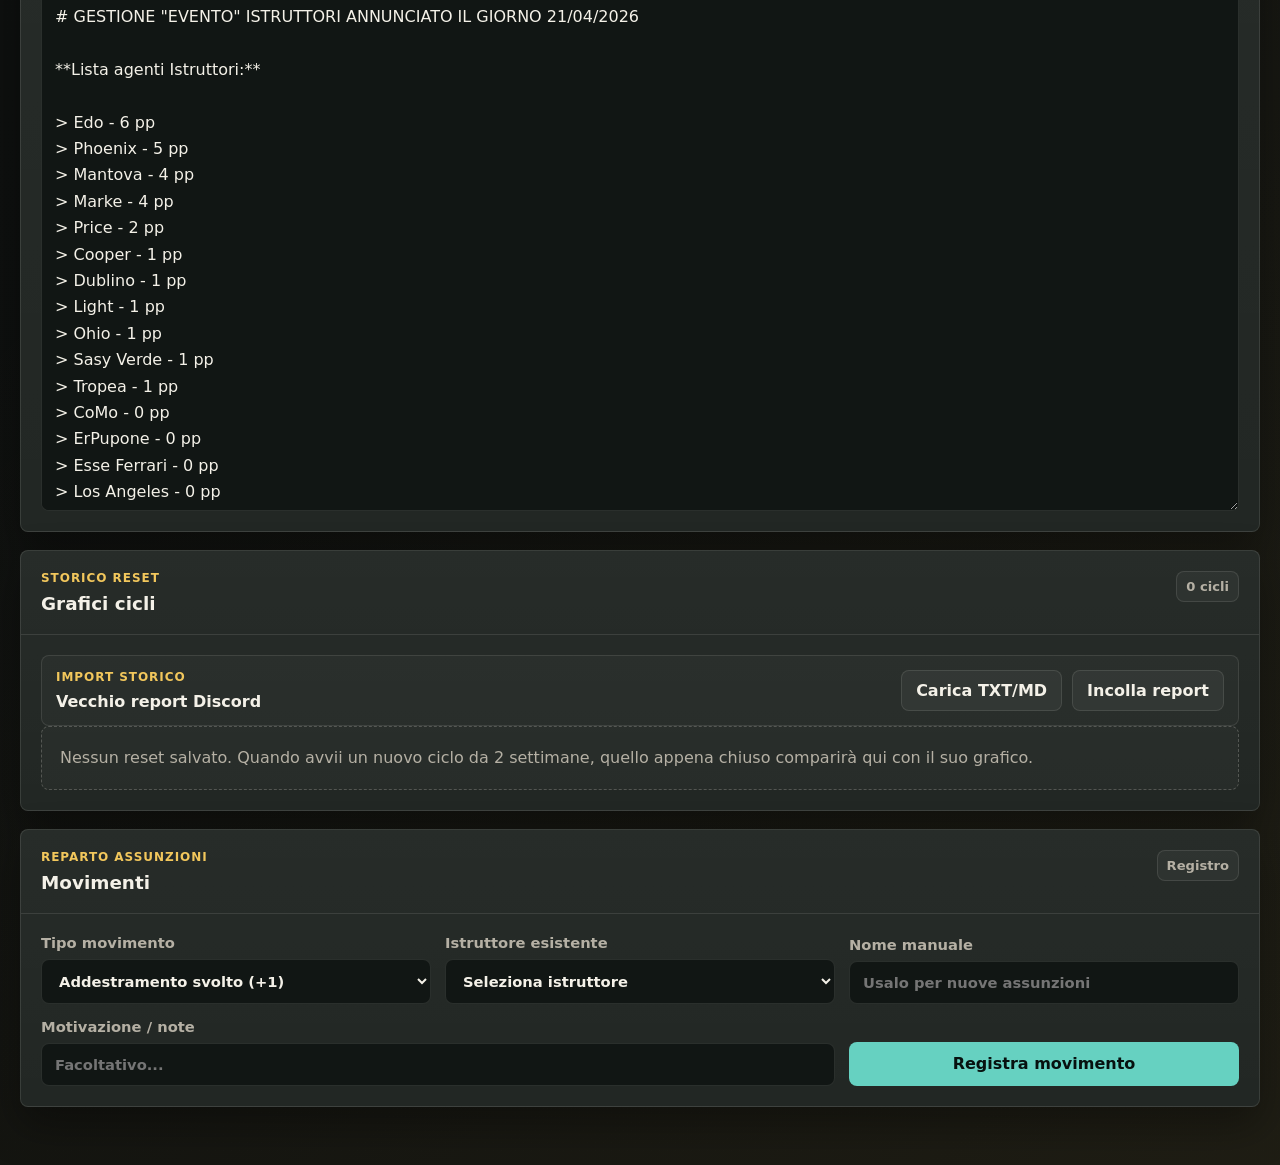
<file: istruttori.html>
<!DOCTYPE html>
<html lang="it">
<head>
  <meta charset="UTF-8" />
  <meta name="viewport" content="width=device-width, initial-scale=1.0" />
  <title>Gestione Reparto - Portale LSPD</title>
  <link rel="stylesheet" href="style.css" />
</head>
<body class="app-body">
  <a class="skip-link" href="#instructorsContainer">Vai al registro istruttori</a>

  <div class="page-shell">
    <header class="topbar">
      <a class="brand-link" href="index.html" aria-label="Torna alla home">
        <span class="brand-mark">
          <img src="assets/lspd-stemma.svg" alt="" />
        </span>
        <span class="brand-copy">
          <strong>Gestione Reparto</strong>
          <small>Istruttori e reparto assunzioni</small>
        </span>
      </a>

      <div class="topbar-actions">
        <a class="ghost-link" href="colloquio.html">Colloquio</a>
        <a class="ghost-link" href="formazione.html">Formazione</a>
        <a class="ghost-link" href="gerarchia.html">Gerarchia</a>
        <a class="ghost-link" href="index.html">
          <span aria-hidden="true">&larr;</span>
          Home
        </a>
      </div>
    </header>

    <main class="main-grid">
      <section class="panel">
        <div class="panel-header">
          <div>
            <p class="eyebrow">Report evento</p>
            <h1>Reparto istruttori</h1>
          </div>
          <span class="panel-badge">Autosave</span>
        </div>

        <div class="panel-body">
          <div class="form-grid cols-2">
            <label for="instructorsEventTitle">
              Titolo report
              <input type="text" id="instructorsEventTitle" placeholder='GESTIONE "EVENTO" ISTRUTTORI' />
            </label>

            <label for="instructorsEventDate">
              Giorno annuncio
              <input type="date" id="instructorsEventDate" />
            </label>

            <label for="instructorsCycleLabel">
              Ciclo 2 settimane
              <input type="text" id="instructorsCycleLabel" placeholder="21/04 - 05/05" />
            </label>
          </div>

          <div class="form-grid participants-field">
            <label for="instructorsSignature">
              Firma report
              <textarea id="instructorsSignature" placeholder="Ruoli e firme Discord"></textarea>
            </label>
          </div>
        </div>
      </section>

      <aside class="panel sticky-panel" aria-label="Riepilogo reparto istruttori">
        <div class="panel-header">
          <div>
            <p class="eyebrow">Riepilogo live</p>
            <h2>Punteggi</h2>
          </div>
          <span id="instructorsActiveCount" class="panel-badge">0 attivi</span>
        </div>

        <div class="panel-body">
          <div class="stats-grid">
            <div class="stat-card">
              <span>Addestramenti</span>
              <strong id="instructorsTrainingCount">0</strong>
            </div>

            <div class="stat-card">
              <span>Ammonimenti</span>
              <strong id="instructorsWarningCount">0</strong>
            </div>

            <div class="stat-card">
              <span>Inattivi ciclo</span>
              <strong id="instructorsAttentionCount">0</strong>
            </div>

            <div class="stat-card">
              <span>Movimenti</span>
              <strong id="instructorsMovementCount">0</strong>
            </div>

            <div class="stat-card stat-wide">
              <span>Vincitori attuali</span>
              <strong id="instructorsTopValue">Da definire</strong>
            </div>
          </div>

          <p id="instructorsHelperText" class="helper-text" aria-live="polite"></p>

          <div class="side-actions">
            <button id="copyInstructorsReportBtn" class="btn btn-primary" type="button">Copia report</button>
            <button id="downloadInstructorsReportBtn" class="btn btn-secondary" type="button">Scarica TXT</button>
            <button id="exportInstructorsDataBtn" class="btn btn-secondary" type="button">Esporta dati</button>
            <button id="importInstructorsDataBtn" class="btn btn-secondary" type="button">Importa dati</button>
            <button id="newCycleInstructorsBtn" class="btn btn-secondary" type="button">Nuovo ciclo 2 settimane</button>
            <button id="resetInstructorsBtn" class="btn btn-danger" type="button">Reset esempio</button>
          </div>
          <input id="importInstructorsFile" class="visually-hidden" type="file" accept="application/json,.json" />

          <div class="movement-ledger" aria-labelledby="recentMovementsTitle">
            <div class="movement-ledger-header">
              <div>
                <p class="eyebrow">Storico rapido</p>
                <h3 id="recentMovementsTitle">Ultimi movimenti</h3>
              </div>
              <span class="panel-badge">ID</span>
            </div>

            <div id="recentMovementsList" class="movement-log" aria-live="polite"></div>
          </div>

          <p id="instructorsSaveStatus" class="save-status" aria-live="polite">Pronto</p>
        </div>
      </aside>
    </main>

    <section class="panel">
      <div class="panel-header">
        <div>
          <p class="eyebrow">Registro</p>
          <h2>Istruttori</h2>
        </div>
      </div>

      <div class="panel-body">
        <div class="instructors-toolbar">
          <label for="newInstructorName">
            Nuovo istruttore
            <input type="text" id="newInstructorName" placeholder="Nome istruttore" />
          </label>

          <label for="instructorSearch">
            Cerca
            <input type="search" id="instructorSearch" placeholder="Filtra per nome" />
          </label>

          <button id="addInstructorBtn" class="btn btn-secondary" type="button">Aggiungi istruttore</button>
        </div>

        <div id="instructorsContainer" class="instructor-list"></div>
      </div>
    </section>

    <section class="panel report-panel">
      <div class="panel-header">
        <div>
          <p class="eyebrow">Modulo report</p>
          <h2>Report finale</h2>
        </div>
        <span id="reportStatusBadge" class="panel-badge">Auto-generato</span>
      </div>

      <div class="panel-body">
        <div class="report-module">
          <div class="report-toolbar">
            <div class="report-meta" aria-label="Dettagli report">
              <span id="reportCycleMeta">Ciclo corrente</span>
              <span id="reportLineCount">0 righe</span>
              <span id="reportMovementMeta">0 movimenti</span>
            </div>

            <div class="report-inline-actions">
              <button id="copyInstructorsReportInlineBtn" class="btn btn-primary" type="button">Copia report</button>
              <button id="downloadInstructorsReportInlineBtn" class="btn btn-secondary" type="button">Scarica TXT</button>
            </div>
          </div>

          <textarea id="instructorsFinalReport" class="summary-box summary-box-tall" readonly aria-label="Report istruttori generato"></textarea>
        </div>
      </div>
    </section>

    <section class="panel archive-panel">
      <div class="panel-header">
        <div>
          <p class="eyebrow">Storico reset</p>
          <h2>Grafici cicli</h2>
        </div>
        <span id="archiveCountBadge" class="panel-badge">0 cicli</span>
      </div>

      <div class="panel-body">
        <div class="legacy-import-card">
          <div class="legacy-import-main">
            <div>
              <p class="eyebrow">Import storico</p>
              <h3>Vecchio report Discord</h3>
            </div>

            <div class="legacy-import-actions">
              <button id="importLegacyReportFileBtn" class="btn btn-secondary" type="button">Carica TXT/MD</button>
              <button id="toggleLegacyReportPasteBtn" class="btn btn-secondary" type="button">Incolla report</button>
            </div>
          </div>

          <input id="legacyReportFile" class="visually-hidden" type="file" accept="text/plain,.txt,.md" />

          <div id="legacyReportPastePanel" class="legacy-paste-panel" hidden>
            <label for="legacyReportText">
              Report da importare
              <textarea id="legacyReportText" placeholder="Incolla qui il vecchio report..."></textarea>
            </label>

            <button id="importLegacyReportTextBtn" class="btn btn-primary" type="button">Importa nello storico</button>
          </div>
        </div>

        <div id="cycleArchiveEmpty" class="archive-empty">
          <p>Nessun reset salvato. Quando avvii un nuovo ciclo da 2 settimane, quello appena chiuso comparirà qui con il suo grafico.</p>
        </div>

        <div id="cycleArchiveWorkspace" class="archive-workspace" hidden>
          <div id="cycleArchiveTabs" class="archive-tabs" role="tablist" aria-label="Cicli salvati"></div>

          <div class="archive-chart-shell">
            <div class="archive-chart-header">
              <div>
                <p id="archiveChartKicker" class="eyebrow">Ciclo salvato</p>
                <h3 id="archiveChartTitle">Grafico punteggi</h3>
              </div>

              <div id="archiveChartMeta" class="archive-metrics"></div>
            </div>

            <div id="cycleArchiveChart" class="archive-chart" aria-live="polite"></div>
          </div>
        </div>
      </div>
    </section>

    <section class="panel movement-panel">
      <div class="panel-header">
        <div>
          <p class="eyebrow">Reparto assunzioni</p>
          <h2>Movimenti</h2>
        </div>
        <span class="panel-badge">Registro</span>
      </div>

      <div class="panel-body">
        <div class="movement-grid">
          <label for="movementType">
            Tipo movimento
            <select id="movementType">
              <option value="addestramento">Addestramento svolto (+1)</option>
              <option value="ammonimento">Ammonimento (-2)</option>
              <option value="assunzione">Assunzione reparto</option>
              <option value="rimozione">Rimozione reparto</option>
            </select>
          </label>

          <label for="movementInstructor">
            Istruttore esistente
            <select id="movementInstructor"></select>
          </label>

          <label for="movementName">
            Nome manuale
            <input type="text" id="movementName" placeholder="Usalo per nuove assunzioni" />
          </label>

          <label for="movementReason" class="movement-reason-field">
            Motivazione / note
            <input type="text" id="movementReason" placeholder="Facoltativo..." />
          </label>

          <button id="registerMovementBtn" class="btn btn-primary" type="button">Registra movimento</button>
        </div>
      </div>
    </section>
  </div>

  <div id="toastRegion" class="toast-region" aria-live="polite" aria-atomic="true"></div>
  <script src="script.js"></script>
</body>
</html>
</file>
<file: style.css>
:root {
  --bg: #111312;
  --bg-soft: #171b19;
  --surface: #1e2320;
  --surface-2: #252b28;
  --surface-3: #111614;
  --text: #f4f1e8;
  --muted: #b5b0a4;
  --muted-2: #8f968e;
  --line: rgba(244, 241, 232, 0.11);
  --line-strong: rgba(244, 241, 232, 0.22);
  --primary: #66d1c1;
  --primary-strong: #2fb7a5;
  --primary-soft: rgba(102, 209, 193, 0.14);
  --gold: #f2c75c;
  --gold-soft: rgba(242, 199, 92, 0.14);
  --blue: #9ab8ff;
  --danger: #ff827d;
  --danger-soft: rgba(255, 130, 125, 0.14);
  --success: #7ee2a8;
  --shadow: 0 18px 42px rgba(0, 0, 0, 0.34);
  --radius: 8px;
}

* {
  box-sizing: border-box;
}

html {
  min-height: 100%;
  overflow-x: hidden;
  scroll-behavior: smooth;
  background: var(--bg);
}

body {
  margin: 0;
  min-height: 100vh;
  min-height: 100dvh;
  overflow-x: hidden;
  font-family: Inter, ui-sans-serif, system-ui, -apple-system, BlinkMacSystemFont, "Segoe UI", Arial, sans-serif;
  color: var(--text);
  background-color: var(--bg);
  background:
    linear-gradient(135deg, rgba(102, 209, 193, 0.08), transparent 34%),
    linear-gradient(315deg, rgba(242, 199, 92, 0.08), transparent 38%),
    linear-gradient(180deg, var(--bg) 0%, #0d0f0e 100%);
}

body::before {
  content: "";
  position: fixed;
  inset: 0;
  pointer-events: none;
  background:
    linear-gradient(rgba(255, 255, 255, 0.025) 1px, transparent 1px),
    linear-gradient(90deg, rgba(255, 255, 255, 0.025) 1px, transparent 1px);
  background-size: 44px 44px;
  opacity: 0.34;
}

a {
  color: inherit;
}

button,
input,
select,
textarea {
  font: inherit;
}

button {
  letter-spacing: 0;
}

svg {
  display: block;
}

[hidden] {
  display: none !important;
}

.visually-hidden {
  position: absolute;
  width: 1px;
  height: 1px;
  overflow: hidden;
  clip: rect(0 0 0 0);
  white-space: nowrap;
  clip-path: inset(50%);
}

.skip-link {
  position: fixed;
  left: 16px;
  top: 16px;
  z-index: 30;
  transform: translateY(-140%);
  border-radius: var(--radius);
  background: var(--text);
  color: #111312;
  padding: 10px 12px;
  font-weight: 800;
  text-decoration: none;
  transition: transform 0.18s ease;
}

.skip-link:focus {
  transform: translateY(0);
}

.home-body,
.app-body {
  position: relative;
}

.home-shell,
.page-shell {
  position: relative;
  z-index: 1;
  width: min(100% - 32px, 1240px);
  margin: 0 auto;
}

.home-shell {
  padding: 28px 0 36px;
}

.page-shell {
  padding: 24px 0 40px;
}

.home-topbar,
.topbar {
  display: flex;
  align-items: center;
  justify-content: space-between;
  gap: 18px;
  margin-bottom: 28px;
}

.brand-link {
  display: inline-flex;
  align-items: center;
  gap: 12px;
  min-width: 0;
  text-decoration: none;
}

.brand-mark {
  display: inline-grid;
  width: 52px;
  height: 52px;
  place-items: center;
  border: 1px solid var(--line-strong);
  border-radius: 50%;
  background: #05070c;
  box-shadow: 0 8px 22px rgba(0, 0, 0, 0.28);
  overflow: hidden;
}

.brand-mark img {
  width: 100%;
  height: 100%;
  display: block;
  object-fit: contain;
}

.brand-copy {
  display: grid;
  gap: 3px;
}

.brand-copy strong {
  font-size: 1rem;
}

.brand-copy small {
  color: var(--muted);
}

.home-nav,
.topbar-actions {
  display: flex;
  align-items: center;
  gap: 10px;
  flex-wrap: wrap;
}

.home-nav a,
.ghost-link {
  display: inline-flex;
  align-items: center;
  gap: 8px;
  border: 1px solid var(--line);
  border-radius: var(--radius);
  background: rgba(255, 255, 255, 0.035);
  color: var(--text);
  padding: 10px 12px;
  text-decoration: none;
  font-weight: 750;
}

.home-nav a:hover,
.ghost-link:hover,
.home-card:hover {
  border-color: var(--line-strong);
}

.home-hero {
  display: grid;
  grid-template-columns: minmax(0, 1fr) auto;
  gap: 20px;
  align-items: end;
  margin: 44px 0 28px;
}

.eyebrow {
  margin: 0 0 8px;
  color: var(--gold);
  font-size: 0.75rem;
  font-weight: 900;
  letter-spacing: 0.08em;
  text-transform: uppercase;
}

.home-hero h1,
.panel-header h1 {
  margin: 0;
  font-size: clamp(2rem, 5vw, 4.4rem);
  line-height: 1;
  letter-spacing: 0;
}

.home-hero-panel {
  min-width: 190px;
  border: 1px solid var(--line);
  border-radius: var(--radius);
  background: rgba(255, 255, 255, 0.04);
  padding: 16px;
}

.home-crest-panel {
  display: flex;
  align-items: center;
  gap: 14px;
  min-width: 310px;
}

.home-crest-panel img {
  width: 86px;
  height: 86px;
  flex: 0 0 auto;
  object-fit: contain;
  filter: drop-shadow(0 12px 24px rgba(0, 0, 0, 0.34));
}

.home-hero-panel span,
.stat-card span,
.helper-text,
.save-status {
  color: var(--muted);
  font-size: 0.88rem;
}

.home-hero-panel strong {
  display: block;
  margin-top: 6px;
  color: var(--primary);
  font-size: 1.2rem;
}

.home-grid {
  display: grid;
  grid-template-columns: repeat(3, minmax(0, 1fr));
  gap: 18px;
}

.home-card {
  position: relative;
  display: grid;
  min-height: 390px;
  padding: 24px;
  border: 1px solid var(--line);
  border-radius: var(--radius);
  background:
    linear-gradient(180deg, rgba(255, 255, 255, 0.055), rgba(255, 255, 255, 0.025)),
    var(--surface);
  box-shadow: var(--shadow);
  overflow: hidden;
  text-decoration: none;
  transition: transform 0.18s ease, border-color 0.18s ease, background 0.18s ease;
}

.home-card::before {
  content: "";
  position: absolute;
  inset: 0 0 auto 0;
  height: 5px;
  background: var(--primary);
}

.home-card-secondary::before {
  background: var(--gold);
}

.home-card-tertiary::before {
  background: var(--blue);
}

.home-card:hover {
  transform: translateY(-4px);
  background:
    linear-gradient(180deg, rgba(255, 255, 255, 0.075), rgba(255, 255, 255, 0.035)),
    var(--surface);
}

.card-index {
  justify-self: end;
  color: var(--muted-2);
  font-weight: 900;
}

.card-icon {
  display: grid;
  width: 58px;
  height: 58px;
  place-items: center;
  border: 1px solid var(--line);
  border-radius: var(--radius);
  background: rgba(255, 255, 255, 0.045);
}

.card-icon svg {
  width: 30px;
  height: 30px;
  fill: var(--text);
}

.home-card-copy {
  align-self: end;
}

.home-card-copy h2 {
  margin: 0 0 12px;
  font-size: clamp(2rem, 4vw, 3rem);
  line-height: 1;
  letter-spacing: 0;
}

.home-card-copy p {
  max-width: 32rem;
  margin: 0;
  color: var(--muted);
  line-height: 1.65;
}

.card-meta {
  display: flex;
  gap: 8px;
  flex-wrap: wrap;
  margin: 26px 0;
  padding: 0;
  list-style: none;
}

.card-meta li,
.panel-badge {
  border: 1px solid var(--line);
  border-radius: var(--radius);
  background: rgba(255, 255, 255, 0.04);
  color: var(--muted);
  padding: 7px 9px;
  font-size: 0.82rem;
  font-weight: 800;
}

.card-action {
  display: flex;
  justify-content: space-between;
  gap: 16px;
  align-items: center;
  border-top: 1px solid var(--line);
  padding-top: 18px;
  font-weight: 900;
}

.home-strip {
  display: grid;
  grid-template-columns: repeat(4, minmax(0, 1fr));
  gap: 10px;
  margin-top: 18px;
}

.home-strip span {
  border: 1px solid var(--line);
  border-radius: var(--radius);
  background: rgba(255, 255, 255, 0.035);
  color: var(--muted);
  padding: 12px;
  text-align: center;
  font-size: 0.9rem;
}

.main-grid {
  display: grid;
  grid-template-columns: minmax(0, 1.2fr) minmax(330px, 0.8fr);
  gap: 18px;
  align-items: start;
  margin-bottom: 18px;
}

.panel {
  min-width: 0;
  border: 1px solid var(--line);
  border-radius: var(--radius);
  background:
    linear-gradient(180deg, rgba(255, 255, 255, 0.04), rgba(255, 255, 255, 0.018)),
    var(--surface);
  box-shadow: var(--shadow);
  overflow: hidden;
  margin-bottom: 18px;
}

.panel-header {
  display: flex;
  justify-content: space-between;
  align-items: flex-start;
  gap: 16px;
  border-bottom: 1px solid var(--line);
  padding: 20px;
}

.panel-header h2,
.rules-box h3 {
  margin: 0;
  font-size: 1.15rem;
  letter-spacing: 0;
}

.panel-body {
  padding: 20px;
}

.form-grid {
  display: grid;
  gap: 14px;
}

.form-grid.cols-2 {
  grid-template-columns: repeat(2, minmax(0, 1fr));
}

label {
  display: grid;
  gap: 8px;
  color: var(--muted);
  font-size: 0.92rem;
  font-weight: 750;
}

input,
select,
textarea {
  width: 100%;
  border: 1px solid var(--line);
  border-radius: var(--radius);
  background: var(--surface-3);
  color: var(--text);
  outline: none;
  padding: 12px 13px;
}

textarea {
  min-height: 118px;
  resize: vertical;
}

input:focus,
select:focus,
textarea:focus,
button:focus-visible,
a:focus-visible {
  border-color: rgba(102, 209, 193, 0.8);
  box-shadow: 0 0 0 3px rgba(102, 209, 193, 0.16);
}

.participants-field {
  margin-top: 14px;
}

.sticky-panel {
  position: sticky;
  top: 18px;
}

.progress-track {
  height: 10px;
  border-radius: var(--radius);
  background: rgba(255, 255, 255, 0.07);
  overflow: hidden;
  margin-bottom: 16px;
}

.progress-track span {
  display: block;
  width: 0;
  height: 100%;
  border-radius: inherit;
  background: linear-gradient(90deg, var(--primary), var(--gold));
  transition: width 0.22s ease;
}

.stats-grid {
  display: grid;
  grid-template-columns: repeat(2, minmax(0, 1fr));
  gap: 10px;
}

.stat-card {
  min-width: 0;
  border: 1px solid var(--line);
  border-radius: var(--radius);
  background: var(--surface-2);
  padding: 14px;
}

.stat-wide {
  grid-column: 1 / -1;
}

.stat-card strong {
  display: block;
  margin-top: 7px;
  font-size: 1.32rem;
  line-height: 1.15;
  overflow-wrap: anywhere;
}

.stat-wide strong {
  font-size: 1.12rem;
  word-break: break-word;
}

.helper-text {
  min-height: 1.35em;
  margin: 14px 0 0;
  line-height: 1.5;
  overflow-wrap: anywhere;
}

.helper-text.is-complete {
  color: var(--success);
}

.side-actions {
  display: grid;
  grid-template-columns: 1fr 1fr;
  gap: 10px;
  margin-top: 16px;
}

.side-actions .btn-danger {
  grid-column: 1 / -1;
}

.movement-ledger {
  margin-top: 18px;
  border-top: 1px solid var(--line);
  padding-top: 16px;
}

.movement-ledger-header,
.movement-log-top {
  display: flex;
  align-items: flex-start;
  justify-content: space-between;
  flex-wrap: wrap;
  gap: 10px;
}

.movement-ledger-header h3 {
  margin: 4px 0 0;
  font-size: 1rem;
}

.movement-log {
  display: grid;
  gap: 9px;
  margin-top: 12px;
}

.movement-log-item {
  display: grid;
  grid-template-columns: minmax(0, 1fr) auto;
  gap: 10px;
  align-items: center;
  border: 1px solid rgba(244, 241, 232, 0.08);
  border-radius: var(--radius);
  background: #171c19;
  padding: 10px;
}

.movement-log-item .btn {
  align-self: stretch;
}

.movement-log-copy {
  min-width: 0;
}

.movement-id-chip,
.movement-type-chip {
  display: inline-flex;
  min-width: 0;
  align-items: center;
  border-radius: var(--radius);
  padding: 5px 7px;
  font-size: 0.72rem;
  font-weight: 900;
  overflow-wrap: anywhere;
}

.movement-id-chip {
  border: 1px solid rgba(242, 199, 92, 0.28);
  background: var(--gold-soft);
  color: var(--gold);
}

.movement-type-chip {
  border: 1px solid rgba(102, 209, 193, 0.22);
  background: var(--primary-soft);
  color: var(--primary);
}

.movement-log-item p,
.movement-log-item small {
  margin: 7px 0 0;
  line-height: 1.45;
  overflow-wrap: anywhere;
}

.movement-log-item p {
  color: var(--text);
  font-weight: 850;
}

.movement-log-item small {
  display: block;
  color: var(--muted);
}

.btn {
  display: inline-flex;
  min-height: 44px;
  align-items: center;
  justify-content: center;
  border: 1px solid transparent;
  border-radius: var(--radius);
  padding: 10px 14px;
  cursor: pointer;
  font-weight: 900;
}

.btn-primary {
  background: var(--primary);
  color: #07110f;
}

.btn-secondary {
  border-color: var(--line);
  background: rgba(255, 255, 255, 0.045);
  color: var(--text);
}

.btn-danger {
  border-color: rgba(255, 130, 125, 0.28);
  background: var(--danger-soft);
  color: #ffd9d7;
}

.btn:hover {
  filter: brightness(1.04);
}

.btn:disabled {
  cursor: not-allowed;
  opacity: 0.42;
  filter: none;
}

.save-status {
  margin: 12px 0 0;
}

.save-status.is-ok {
  color: var(--success);
}

.save-status.is-error {
  color: var(--danger);
}

.questions-wrapper {
  display: grid;
  gap: 14px;
}

.section-block {
  border: 1px solid var(--line);
  border-radius: var(--radius);
  background: var(--surface-2);
  overflow: hidden;
}

.section-header {
  display: flex;
  align-items: center;
  justify-content: space-between;
  gap: 12px;
  border-bottom: 1px solid var(--line);
  background: rgba(255, 255, 255, 0.025);
  padding: 15px 16px;
}

.section-header h3 {
  margin: 0;
  font-size: 1rem;
}

.section-counter {
  color: var(--muted);
  font-size: 0.82rem;
  font-weight: 800;
}

.section-inner {
  display: grid;
  gap: 12px;
  padding: 14px;
}

.question-card {
  display: grid;
  gap: 14px;
  border: 1px solid rgba(244, 241, 232, 0.08);
  border-radius: var(--radius);
  background: #171c19;
  padding: 15px;
}

.question-top {
  display: flex;
  align-items: flex-start;
  justify-content: space-between;
  gap: 14px;
}

.question-title {
  margin: 0;
  font-size: 1rem;
  line-height: 1.45;
  overflow-wrap: anywhere;
}

.points-badge {
  flex: 0 0 auto;
  border: 1px solid rgba(102, 209, 193, 0.26);
  border-radius: var(--radius);
  background: var(--primary-soft);
  color: #d6fff8;
  padding: 7px 9px;
  font-size: 0.8rem;
  font-weight: 900;
  white-space: nowrap;
}

.question-controls {
  display: grid;
  grid-template-columns: 180px minmax(0, 1fr) auto;
  gap: 12px;
  align-items: end;
}

.answer-box {
  display: none;
  border: 1px solid rgba(126, 226, 168, 0.24);
  border-radius: var(--radius);
  background: rgba(126, 226, 168, 0.10);
  color: #e3ffee;
  padding: 13px;
  line-height: 1.6;
}

.answer-box.open {
  display: block;
}

.summary-box {
  min-height: 300px;
  white-space: pre-wrap;
  line-height: 1.65;
}

.summary-box-tall {
  min-height: 430px;
}

.report-module {
  display: grid;
  gap: 14px;
}

.report-toolbar {
  display: flex;
  align-items: center;
  justify-content: space-between;
  gap: 14px;
  border: 1px solid var(--line);
  border-radius: var(--radius);
  background: var(--surface-2);
  padding: 12px;
}

.report-meta,
.report-inline-actions {
  display: flex;
  align-items: center;
  flex-wrap: wrap;
  gap: 8px;
}

.report-meta span {
  border: 1px solid rgba(102, 209, 193, 0.22);
  border-radius: var(--radius);
  background: var(--primary-soft);
  color: #d6fff8;
  padding: 7px 9px;
  font-size: 0.82rem;
  font-weight: 850;
}

.report-inline-actions .btn {
  min-height: 40px;
}

.report-panel .summary-box {
  min-height: 520px;
}

.legacy-import-card {
  display: grid;
  gap: 14px;
  border: 1px solid var(--line);
  border-radius: var(--radius);
  background: rgba(255, 255, 255, 0.025);
  padding: 14px;
}

.legacy-import-main {
  display: flex;
  align-items: center;
  justify-content: space-between;
  gap: 14px;
}

.legacy-import-main h3 {
  margin: 0;
  font-size: 1rem;
}

.legacy-import-actions {
  display: flex;
  flex-wrap: wrap;
  justify-content: flex-end;
  gap: 10px;
}

.legacy-import-actions .btn {
  min-height: 40px;
}

.legacy-paste-panel {
  display: grid;
  gap: 12px;
  border-top: 1px solid var(--line);
  padding-top: 14px;
}

.legacy-paste-panel textarea {
  min-height: 180px;
  resize: vertical;
}

.legacy-paste-panel .btn {
  justify-self: end;
  min-width: 220px;
}

.hierarchy-main .panel-body > .btn {
  margin-top: 14px;
}

.hierarchy-board {
  display: grid;
  gap: 14px;
}

.hierarchy-role-card {
  border: 1px solid var(--line);
  border-radius: var(--radius);
  background: rgba(255, 255, 255, 0.025);
  overflow: hidden;
}

.hierarchy-role-header {
  display: flex;
  align-items: flex-start;
  justify-content: space-between;
  gap: 14px;
  border-bottom: 1px solid var(--line);
  padding: 14px;
}

.hierarchy-role-header h3 {
  margin: 0;
  font-size: 1.04rem;
}

.hierarchy-member-list {
  display: grid;
  gap: 10px;
  padding: 14px;
}

.hierarchy-member-row {
  display: grid;
  grid-template-columns: minmax(180px, 0.75fr) minmax(180px, 1fr) auto;
  gap: 10px;
  align-items: end;
  border-radius: var(--radius);
  background: var(--surface-3);
  padding: 12px;
}

.hierarchy-member-actions {
  display: flex;
  gap: 8px;
  align-items: stretch;
}

.hierarchy-member-actions .btn {
  min-height: 44px;
}

.hierarchy-empty {
  margin: 0;
  border: 1px dashed var(--line);
  border-radius: var(--radius);
  color: var(--muted);
  padding: 12px;
}

.archive-empty {
  border: 1px dashed var(--line-strong);
  border-radius: var(--radius);
  background: rgba(255, 255, 255, 0.025);
  padding: 18px;
}

.archive-empty p {
  margin: 0;
  color: var(--muted);
  line-height: 1.6;
}

.archive-workspace {
  display: grid;
  gap: 14px;
}

.archive-tabs {
  display: flex;
  gap: 8px;
  overflow-x: auto;
  padding-bottom: 4px;
}

.archive-tab {
  flex: 0 0 auto;
  border: 1px solid var(--line);
  border-radius: var(--radius);
  background: rgba(255, 255, 255, 0.045);
  color: var(--text);
  padding: 10px 12px;
  cursor: pointer;
  font-weight: 900;
}

.archive-tab.is-active {
  border-color: rgba(102, 209, 193, 0.52);
  background: var(--primary-soft);
  color: #d6fff8;
}

.archive-chart-shell {
  border: 1px solid var(--line);
  border-radius: var(--radius);
  background: var(--surface-2);
  overflow: hidden;
}

.archive-chart-header {
  display: flex;
  align-items: flex-start;
  justify-content: space-between;
  gap: 14px;
  border-bottom: 1px solid var(--line);
  padding: 16px;
}

.archive-chart-header h3 {
  margin: 0;
  font-size: 1.1rem;
}

.archive-metrics {
  display: flex;
  flex-wrap: wrap;
  justify-content: flex-end;
  gap: 8px;
}

.archive-metrics span {
  border: 1px solid rgba(242, 199, 92, 0.28);
  border-radius: var(--radius);
  background: var(--gold-soft);
  color: var(--gold);
  padding: 7px 9px;
  font-size: 0.82rem;
  font-weight: 900;
}

.archive-chart {
  display: grid;
  gap: 10px;
  padding: 16px;
}

.archive-chart-row {
  display: grid;
  grid-template-columns: minmax(140px, 0.45fr) minmax(0, 1fr) 76px 118px;
  gap: 10px;
  align-items: center;
}

.archive-chart-row strong,
.archive-chart-row small {
  overflow-wrap: anywhere;
}

.archive-chart-row small {
  color: var(--muted);
}

.archive-chart-track {
  height: 16px;
  border-radius: var(--radius);
  background: rgba(255, 255, 255, 0.07);
  overflow: hidden;
}

.archive-chart-track span {
  display: block;
  height: 100%;
  border-radius: inherit;
  background: linear-gradient(90deg, var(--primary-strong), var(--primary));
}

.archive-chart-row.is-negative .archive-chart-track span {
  background: linear-gradient(90deg, #b94c49, var(--danger));
}

.archive-chart-row.is-zero .archive-chart-track span {
  background: rgba(255, 255, 255, 0.22);
}

.archive-points {
  justify-self: end;
  border: 1px solid rgba(102, 209, 193, 0.22);
  border-radius: var(--radius);
  background: var(--primary-soft);
  color: #d6fff8;
  padding: 6px 8px;
  font-weight: 900;
  white-space: nowrap;
}

.archive-chart-row.is-negative .archive-points {
  border-color: rgba(255, 130, 125, 0.28);
  background: var(--danger-soft);
  color: #ffd9d7;
}

.movement-grid {
  display: grid;
  grid-template-columns: repeat(3, minmax(0, 1fr));
  gap: 14px;
  align-items: end;
}

.movement-reason-field {
  grid-column: span 2;
}

.instructors-toolbar {
  display: grid;
  grid-template-columns: minmax(0, 1fr) minmax(220px, 0.6fr) auto;
  gap: 12px;
  align-items: end;
  margin-bottom: 14px;
}

.instructor-list {
  display: grid;
  gap: 12px;
}

.instructor-row {
  display: grid;
  grid-template-columns: 120px minmax(180px, 1fr) minmax(110px, 0.45fr) minmax(92px, 0.4fr) 92px minmax(130px, 0.55fr) auto;
  gap: 10px;
  align-items: end;
  border: 1px solid rgba(244, 241, 232, 0.08);
  border-radius: var(--radius);
  background: #171c19;
  padding: 12px;
}

.instructor-row.is-inactive {
  opacity: 0.72;
}

.instructor-row.is-inactive input[type="text"] {
  text-decoration: line-through;
}

.check-row {
  display: flex;
  min-height: 44px;
  align-items: center;
  gap: 9px;
}

.check-row input {
  width: auto;
}

.score-chip {
  display: inline-flex;
  min-height: 44px;
  align-items: center;
  justify-content: center;
  border: 1px solid rgba(102, 209, 193, 0.26);
  border-radius: var(--radius);
  background: var(--primary-soft);
  color: #d6fff8;
  padding: 9px;
  font-weight: 900;
  white-space: nowrap;
}

.quick-actions {
  display: grid;
  grid-template-columns: repeat(2, minmax(0, 1fr));
  gap: 6px;
}

.quick-actions .btn {
  min-height: 44px;
  padding: 9px 8px;
  white-space: nowrap;
}

.btn-small {
  min-height: 44px;
  padding: 9px 11px;
}

.rules-grid {
  display: grid;
  grid-template-columns: repeat(3, minmax(0, 1fr));
  gap: 12px;
}

.rules-box {
  min-width: 0;
  border: 1px solid var(--line);
  border-radius: var(--radius);
  background: var(--surface-2);
  padding: 16px;
}

.rules-box p,
.rules-list {
  margin: 10px 0 0;
  color: var(--muted);
  line-height: 1.65;
}

.rules-list {
  padding-left: 1.1rem;
}

.rules-list li + li {
  margin-top: 8px;
}

.rules-list strong {
  color: var(--text);
}

.rules-box a {
  color: var(--primary);
  font-weight: 850;
  overflow-wrap: anywhere;
}

.rules-box-highlight {
  border-color: rgba(242, 199, 92, 0.32);
  background: var(--gold-soft);
}

.result-positive {
  color: var(--success);
}

.result-negative {
  color: #ffb6b3;
}

.result-pending {
  color: var(--gold);
}

.toast-region {
  position: fixed;
  right: 18px;
  bottom: 18px;
  z-index: 50;
  display: grid;
  gap: 10px;
  width: min(360px, calc(100vw - 32px));
}

.toast {
  border: 1px solid var(--line-strong);
  border-left: 5px solid var(--primary);
  border-radius: var(--radius);
  background: rgba(30, 35, 32, 0.96);
  box-shadow: var(--shadow);
  color: var(--text);
  padding: 13px 14px;
  line-height: 1.45;
}

.toast.is-error {
  border-left-color: var(--danger);
}

.toast.is-warning {
  border-left-color: var(--gold);
}

@media (max-width: 1060px) {
  .main-grid,
  .rules-grid,
  .home-grid,
  .movement-grid,
  .instructor-row,
  .hierarchy-member-row {
    grid-template-columns: 1fr;
  }

  .movement-reason-field {
    grid-column: auto;
  }

  .sticky-panel {
    position: static;
  }

  .question-controls {
    grid-template-columns: 1fr;
  }

  .report-toolbar {
    align-items: stretch;
    flex-direction: column;
  }

  .report-inline-actions .btn {
    flex: 1 1 180px;
  }

  .legacy-import-main {
    align-items: stretch;
    flex-direction: column;
  }

  .legacy-import-actions {
    justify-content: flex-start;
  }

  .hierarchy-member-actions {
    display: grid;
    grid-template-columns: repeat(3, minmax(0, 1fr));
  }

  .archive-chart-header {
    flex-direction: column;
  }

  .archive-metrics {
    justify-content: flex-start;
  }

  .archive-chart-row {
    grid-template-columns: minmax(120px, 0.45fr) minmax(0, 1fr) 70px;
  }

  .archive-chart-row small {
    grid-column: 2 / -1;
  }
}

@media (max-width: 760px) {
  .home-shell,
  .page-shell {
    width: auto;
    max-width: none;
    margin-right: 12px;
    margin-left: 12px;
  }

  .home-topbar,
  .topbar,
  .home-hero,
  .question-top {
    align-items: stretch;
    grid-template-columns: 1fr;
    flex-direction: column;
  }

  .home-grid,
  .home-strip,
  .form-grid.cols-2,
  .stats-grid,
  .instructors-toolbar {
    grid-template-columns: 1fr;
  }

  .home-card {
    min-height: 330px;
  }

  .home-crest-panel {
    min-width: 0;
  }

  .panel-header,
  .topbar {
    flex-direction: column;
  }

  .topbar-actions .ghost-link {
    flex: 1 1 0;
    min-width: 0;
    justify-content: center;
  }

  .topbar-actions {
    display: grid;
    width: 100%;
    grid-template-columns: repeat(auto-fit, minmax(110px, 1fr));
  }

  .side-actions {
    grid-template-columns: 1fr;
  }

  .stat-wide strong {
    font-size: 1rem;
  }

  .movement-log-item {
    grid-template-columns: 1fr;
  }

  .movement-log-item .btn {
    width: 100%;
  }

  .report-inline-actions {
    display: grid;
    grid-template-columns: 1fr;
  }

  .legacy-import-actions {
    display: grid;
    grid-template-columns: 1fr;
  }

  .legacy-paste-panel .btn {
    width: 100%;
    min-width: 0;
  }

  .hierarchy-role-header,
  .hierarchy-member-actions {
    grid-template-columns: 1fr;
    flex-direction: column;
  }

  .archive-chart-row {
    grid-template-columns: 1fr;
  }

  .archive-points {
    justify-self: start;
  }

  .archive-chart-row small {
    grid-column: auto;
  }
}

@media (max-width: 520px) {
  .home-shell,
  .page-shell {
    width: min(calc(100% - 24px), 340px);
    margin-right: auto;
    margin-left: auto;
  }

  .topbar-actions {
    gap: 6px;
    grid-template-columns: 1fr;
  }

  .topbar-actions .ghost-link {
    padding: 10px 7px;
    font-size: 0.9rem;
  }
}
</file>
